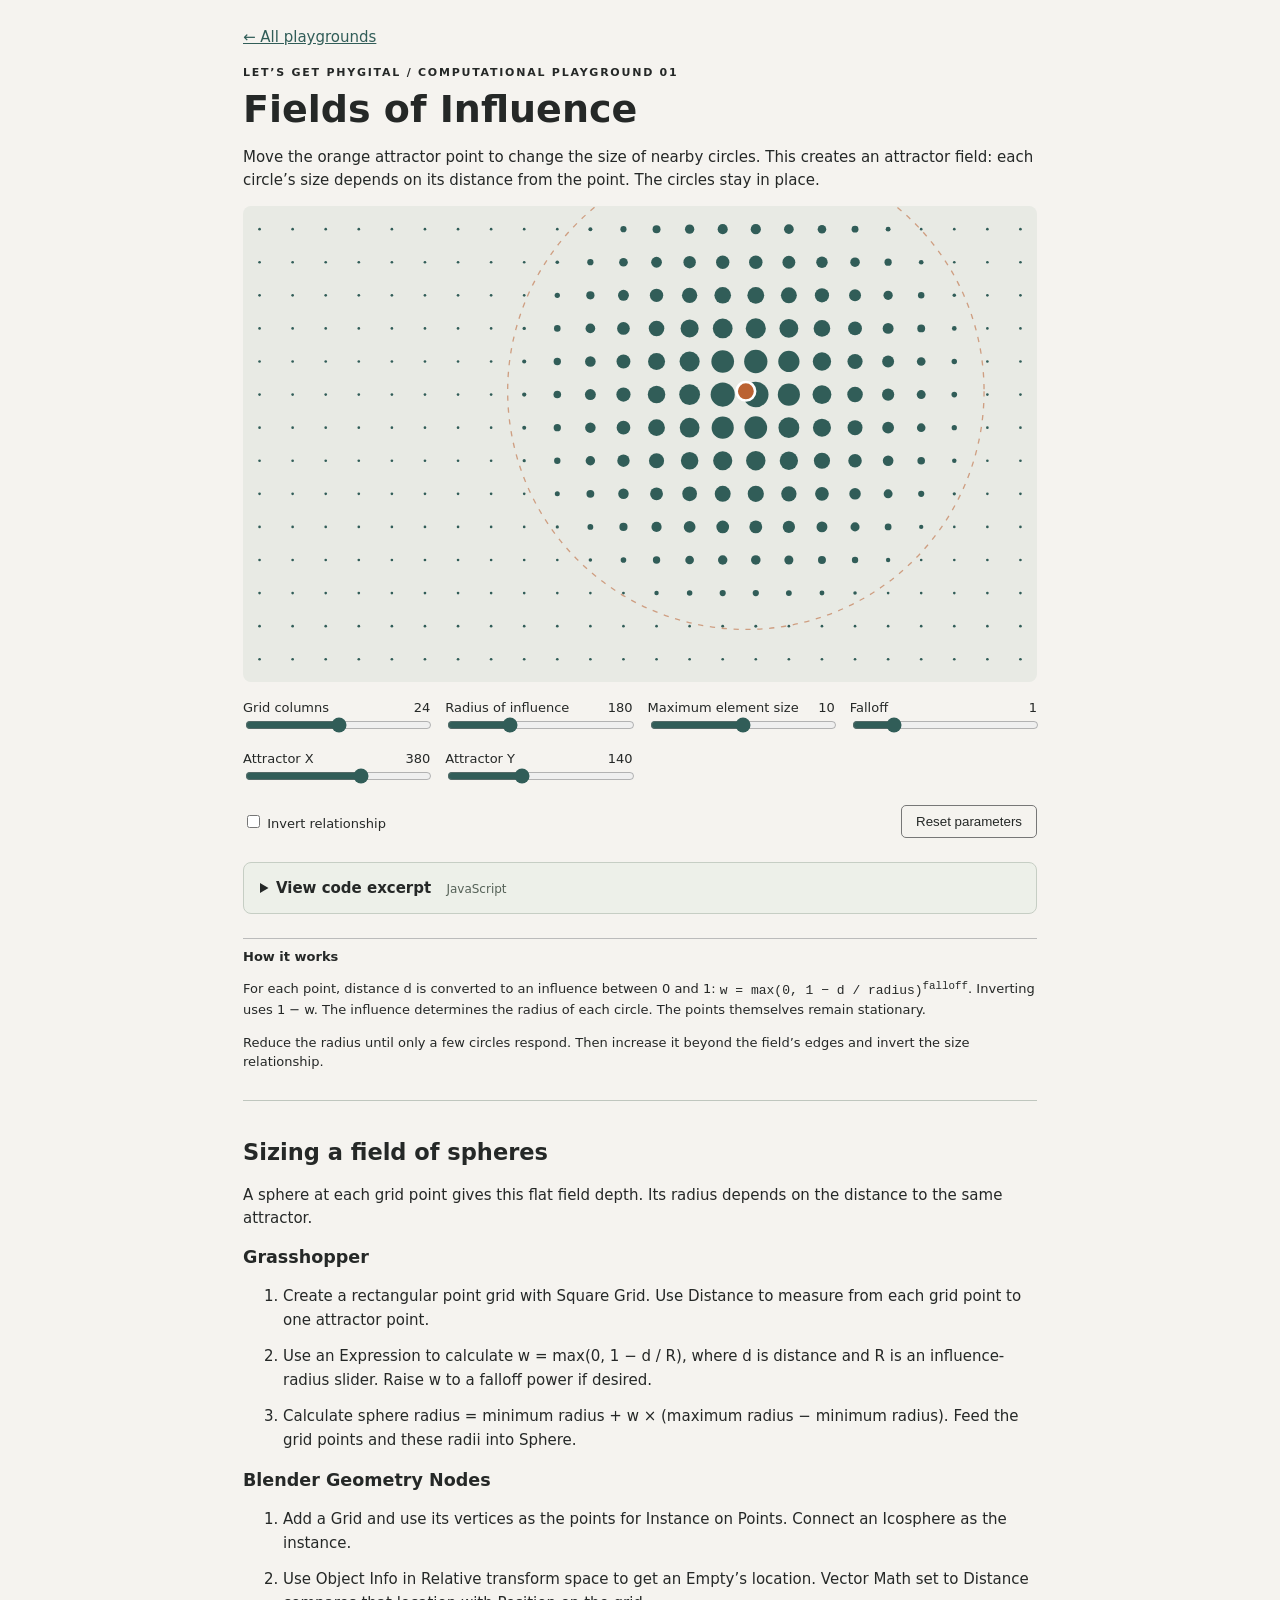
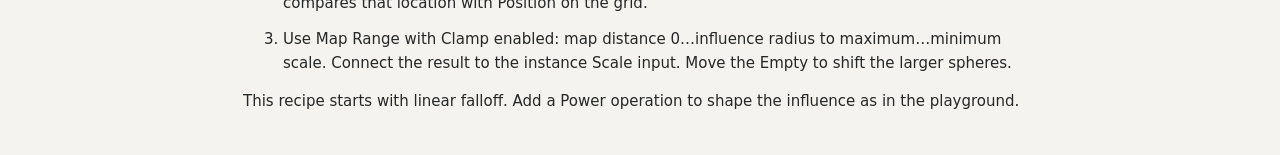
<file: index.html>
<!doctype html><html lang="en"><meta charset="utf-8"><meta name="viewport" content="width=device-width,initial-scale=1"><title>LGP — Fields of Influence</title><link rel="stylesheet" href="shared/code-panels.v1.css"><style>*{box-sizing:border-box}body{margin:0;background:#f5f3ef;color:#252827;font:15px system-ui,sans-serif}main{max-width:850px;margin:auto;padding:clamp(12px,3vw,28px)}header{font-size:11px;letter-spacing:.16em;font-weight:700}h1{font-size:clamp(24px,5vw,38px);margin:8px 0}p{line-height:1.5}svg{display:block;width:100%;background:#e8eae4;border-radius:8px;touch-action:none;cursor:crosshair}.controls{display:grid;grid-template-columns:repeat(auto-fit,minmax(150px,1fr));gap:15px;margin:18px 0}label{display:block;font-size:13px}output{float:right;font-variant-numeric:tabular-nums}input[type=range]{width:100%;accent-color:#315d58}button{border:1px solid #777;background:transparent;padding:8px 14px;border-radius:5px;cursor:pointer;color:inherit}footer{border-top:1px solid #bbb;padding-top:10px;font-size:13px}.actions{display:flex;align-items:center;justify-content:space-between;gap:12px}code{white-space:normal}</style><main><nav style="margin-bottom:20px"><a style="color:#315d58" href="collection.html">← All playgrounds</a></nav><header>LET’S GET PHYGITAL / COMPUTATIONAL PLAYGROUND 01</header><h1>Fields of Influence</h1><p>Move the orange attractor point to change the size of nearby circles. This creates an attractor field: each circle’s size depends on its distance from the point. The circles stay in place.</p><svg id="field" viewBox="0 0 600 360" aria-label="Interactive attractor field" role="img"></svg><div class="controls"><label>Grid columns <output id="densityOut"></output><input id="density" type="range" min="8" max="40" value="24"></label><label>Radius of influence <output id="radiusOut"></output><input id="radius" type="range" min="30" max="500" value="180"></label><label>Maximum element size <output id="sizeOut"></output><input id="size" type="range" min="2" max="18" value="10" step="0.5"></label><label>Falloff <output id="powerOut"></output><input id="power" type="range" min="0.25" max="4" step="0.25" value="1"></label><label>Attractor X <output id="xOut"></output><input id="x" type="range" min="0" max="600" value="380"></label><label>Attractor Y <output id="yOut"></output><input id="y" type="range" min="0" max="360" value="140"></label></div><div class="actions"><label><input id="invert" type="checkbox"> Invert relationship</label><button id="reset">Reset parameters</button></div><details class="code-panel"><summary>View code excerpt <span>JavaScript</span></summary><div class="code-panel-body"><h2>Distance, falloff, and circle size</h2><p class="code-note">Grid generation, controls, and SVG drawing are omitted.</p><button type="button" class="copy-code">Copy excerpt</button><span class="copy-status" role="status" aria-live="polite"></span><pre tabindex="0" aria-label="JavaScript excerpt"><code>const distance = Math.hypot(x - attractorX, y - attractorY);
const influence = Math.max(0, 1 - distance / radius);
let weight = Math.pow(influence, falloff);
if (invert) weight = 1 - weight;

const circleRadius = 1 + (maxSize - 1) * weight;</code></pre></div></details><footer><strong>How it works</strong><p>For each point, distance d is converted to an influence between 0 and 1: <code>w = max(0, 1 − d / radius)<sup>falloff</sup></code>. Inverting uses 1 − w. The influence determines the radius of each circle. The points themselves remain stationary.</p><p>Reduce the radius until only a few circles respond. Then increase it beyond the field’s edges and invert the size relationship.</p></footer><section aria-labelledby="build-title" style="border-top:1px solid #bfc6be;margin-top:28px;padding-top:20px"><h2 id="build-title">Sizing a field of spheres</h2><p>A sphere at each grid point gives this flat field depth. Its radius depends on the distance to the same attractor.</p><h3>Grasshopper</h3><ol><li style="margin-bottom:12px;line-height:1.6">Create a rectangular point grid with Square Grid. Use Distance to measure from each grid point to one attractor point.</li><li style="margin-bottom:12px;line-height:1.6">Use an Expression to calculate w = max(0, 1 − d / R), where d is distance and R is an influence-radius slider. Raise w to a falloff power if desired.</li><li style="margin-bottom:12px;line-height:1.6">Calculate sphere radius = minimum radius + w × (maximum radius − minimum radius). Feed the grid points and these radii into Sphere.</li></ol><h3>Blender Geometry Nodes</h3><ol><li style="margin-bottom:12px;line-height:1.6">Add a Grid and use its vertices as the points for Instance on Points. Connect an Icosphere as the instance.</li><li style="margin-bottom:12px;line-height:1.6">Use Object Info in Relative transform space to get an Empty’s location. Vector Math set to Distance compares that location with Position on the grid.</li><li style="margin-bottom:12px;line-height:1.6">Use Map Range with Clamp enabled: map distance 0…influence radius to maximum…minimum scale. Connect the result to the instance Scale input. Move the Empty to shift the larger spheres.</li></ol><p class="hint">This recipe starts with linear falloff. Add a Power operation to shape the influence as in the playground.</p></section></main><script src="shared/code-panels.v1.js"></script><script>const $=id=>document.getElementById(id),svg=$('field'),ns='http://www.w3.org/2000/svg',defaults={density:24,radius:180,size:10,power:1,x:380,y:140};function el(tag,attrs){let e=document.createElementNS(ns,tag);for(let k in attrs)e.setAttribute(k,attrs[k]);return e}function draw(){let v={};for(let k in defaults){v[k]=+$ (k).value;$(k+'Out').textContent=v[k]}let step=600/v.density,rows=Math.floor(360/step),frag=document.createDocumentFragment();for(let j=0;j<rows;j++)for(let i=0;i<v.density;i++){let x=(i+.5)*step,y=(j+.5)*step+(360-rows*step)/2,d=Math.hypot(x-v.x,y-v.y),w=Math.pow(Math.max(0,1-d/v.radius),v.power);if($('invert').checked)w=1-w;frag.append(el('circle',{cx:x,cy:y,r:1+(v.size-1)*w,fill:'#315d58'}))}frag.append(el('circle',{cx:v.x,cy:v.y,r:v.radius,fill:'none',stroke:'#bb6232','stroke-dasharray':'4 5',opacity:'.55','pointer-events':'none'}));frag.append(el('circle',{cx:v.x,cy:v.y,r:7,fill:'#bb6232',stroke:'#fff','stroke-width':2}));svg.replaceChildren(frag)}function move(e){let p=svg.createSVGPoint();p.x=e.clientX;p.y=e.clientY;p=p.matrixTransform(svg.getScreenCTM().inverse());$('x').value=Math.round(Math.max(0,Math.min(600,p.x)));$('y').value=Math.round(Math.max(0,Math.min(360,p.y)));draw()}svg.addEventListener('pointerdown',e=>{svg.setPointerCapture(e.pointerId);move(e)});svg.addEventListener('pointermove',e=>{if(svg.hasPointerCapture(e.pointerId))move(e)});document.querySelectorAll('input').forEach(e=>e.addEventListener('input',draw));$('reset').onclick=()=>{for(let k in defaults)$(k).value=defaults[k];$('invert').checked=false;draw()};draw()</script></html>
</file>
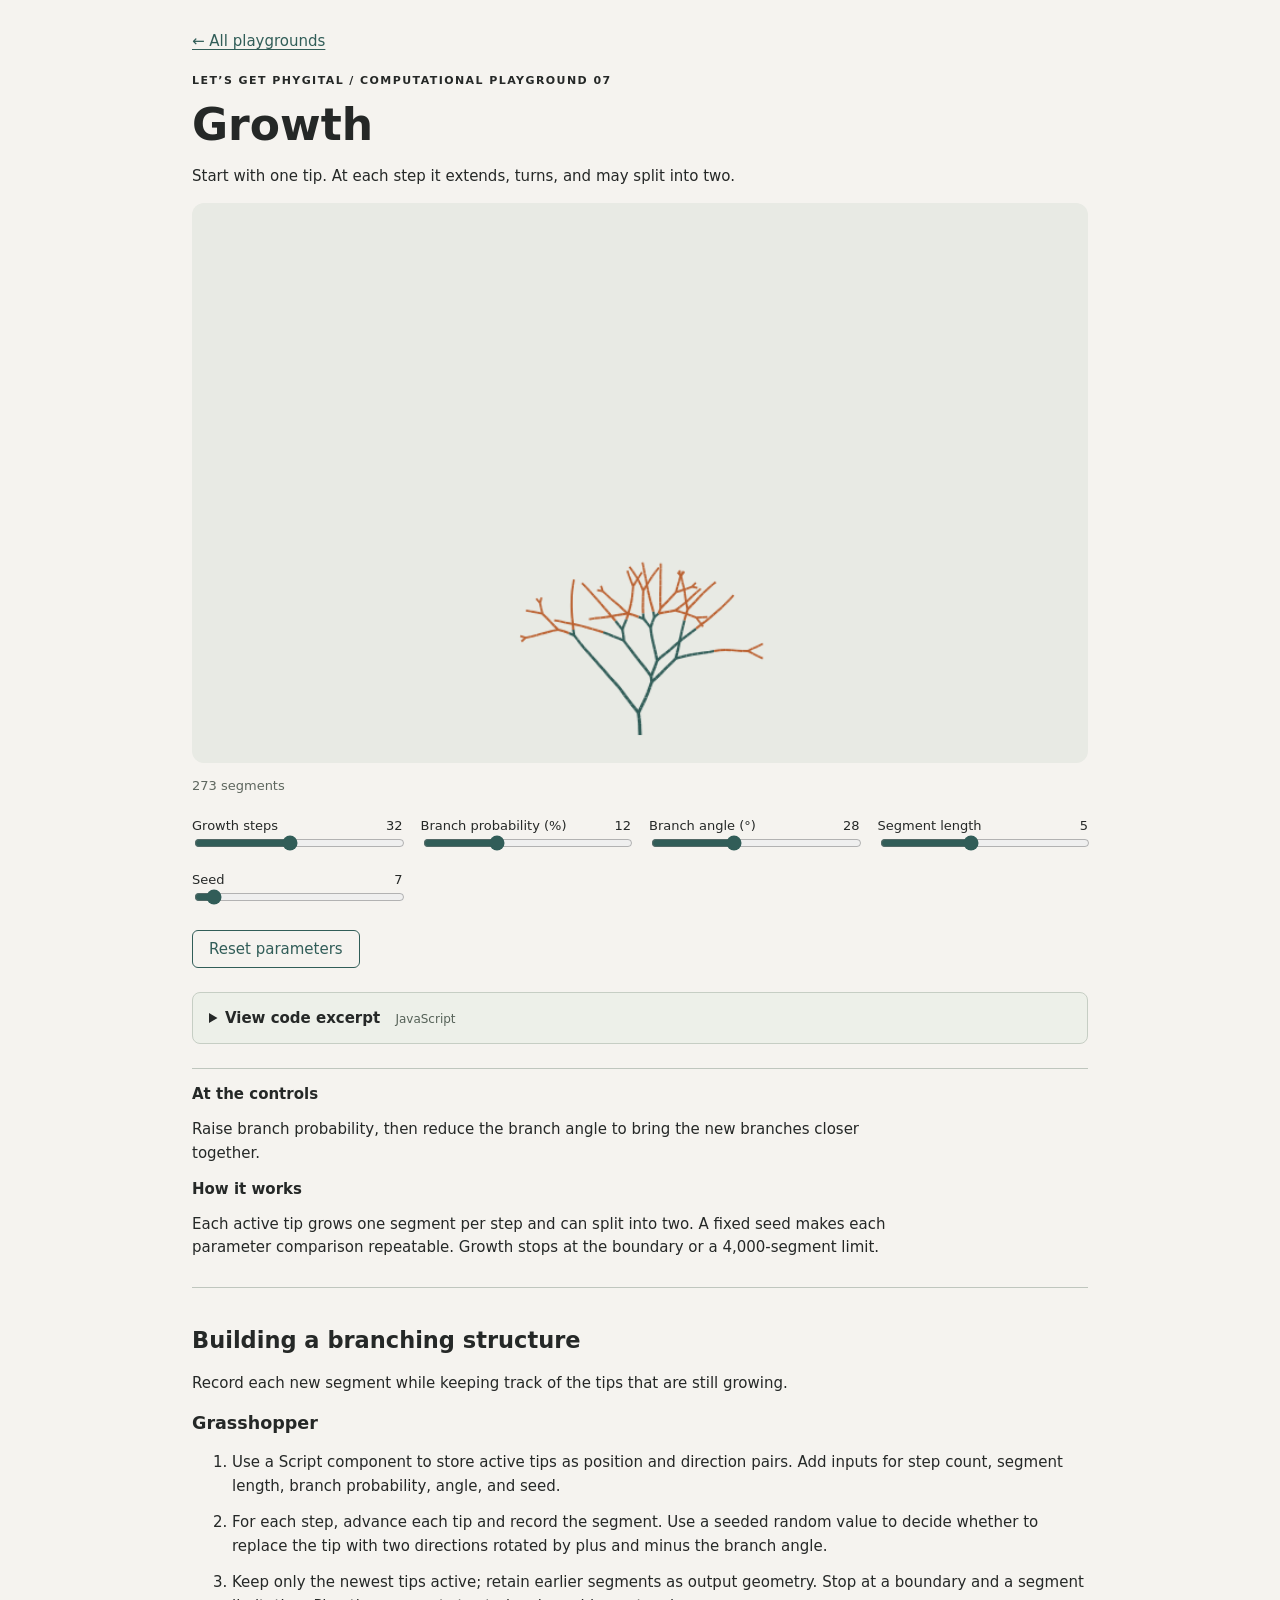
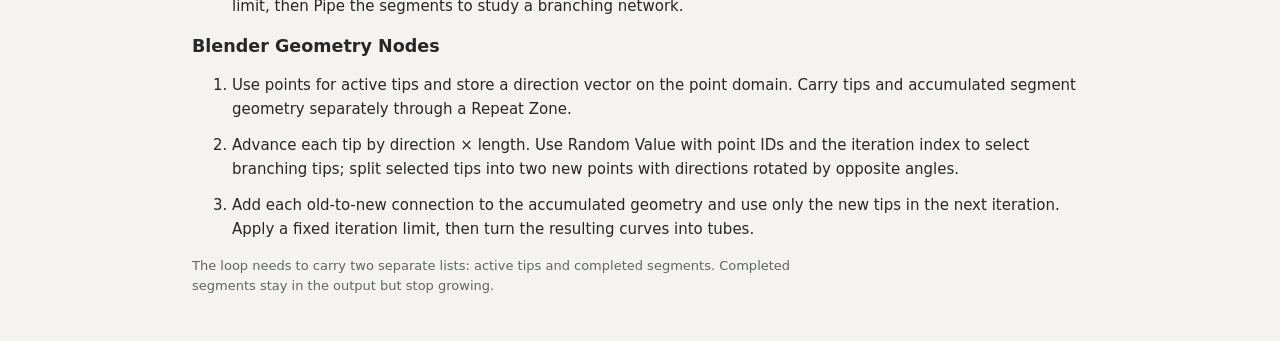
<file: accumulation.html>
<!doctype html><html lang="en"><head><meta charset="utf-8"><meta name="viewport" content="width=device-width,initial-scale=1"><title>LGP — Growth</title><link rel="stylesheet" href="shared/style.css"><link rel="stylesheet" href="shared/code-panels.v1.css"></head><body><main><nav><a href="collection.html">← All playgrounds</a></nav><header>LET’S GET PHYGITAL / COMPUTATIONAL PLAYGROUND 07</header><h1>Growth</h1><p>Start with one tip. At each step it extends, turns, and may split into two.</p><canvas width="800" height="500" aria-label="Growth visualization" role="img">Branching growth visualization.</canvas><p class="hint" id="status" aria-live="polite"></p><div class="controls" id="controls"></div><button id="reset">Reset parameters</button><details class="code-panel"><summary>View code excerpt <span>JavaScript</span></summary><div class="code-panel-body"><h2>Extending and splitting a growing tip</h2><p class="code-note">The tip and generation loops, seeded random generator, boundary checks, segment limit, and drawing are omitted. Segment storage is shown in place of the direct drawing call.</p><button type="button" class="copy-code">Copy excerpt</button><span class="copy-status" role="status" aria-live="polite"></span><pre tabindex="0" aria-label="JavaScript excerpt"><code>const angle = tip.angle + (random() - 0.5) * 0.16;
const x = tip.x + Math.cos(angle) * segmentLength;
const y = tip.y + Math.sin(angle) * segmentLength;
segments.push([[tip.x, tip.y], [x, y]]);

if (random() &lt; branchProbability / 100) {
  const turn = branchAngle * Math.PI / 180;
  nextTips.push({ x, y, angle: angle - turn });
  nextTips.push({ x, y, angle: angle + turn });
} else {
  nextTips.push({ x, y, angle });
}</code></pre></div></details><footer><strong>At the controls</strong><p>Raise branch probability, then reduce the branch angle to bring the new branches closer together.</p><strong>How it works</strong><p>Each active tip grows one segment per step and can split into two. A fixed seed makes each parameter comparison repeatable. Growth stops at the boundary or a 4,000-segment limit.</p></footer><section aria-labelledby="build-title" style="border-top:1px solid #bfc6be;margin-top:28px;padding-top:20px"><h2 id="build-title">Building a branching structure</h2><p>Record each new segment while keeping track of the tips that are still growing.</p><h3>Grasshopper</h3><ol><li style="margin-bottom:12px;line-height:1.6">Use a Script component to store active tips as position and direction pairs. Add inputs for step count, segment length, branch probability, angle, and seed.</li><li style="margin-bottom:12px;line-height:1.6">For each step, advance each tip and record the segment. Use a seeded random value to decide whether to replace the tip with two directions rotated by plus and minus the branch angle.</li><li style="margin-bottom:12px;line-height:1.6">Keep only the newest tips active; retain earlier segments as output geometry. Stop at a boundary and a segment limit, then Pipe the segments to study a branching network.</li></ol><h3>Blender Geometry Nodes</h3><ol><li style="margin-bottom:12px;line-height:1.6">Use points for active tips and store a direction vector on the point domain. Carry tips and accumulated segment geometry separately through a Repeat Zone.</li><li style="margin-bottom:12px;line-height:1.6">Advance each tip by direction × length. Use Random Value with point IDs and the iteration index to select branching tips; split selected tips into two new points with directions rotated by opposite angles.</li><li style="margin-bottom:12px;line-height:1.6">Add each old-to-new connection to the accumulated geometry and use only the new tips in the next iteration. Apply a fixed iteration limit, then turn the resulting curves into tubes.</li></ol><p class="hint">The loop needs to carry two separate lists: active tips and completed segments. Completed segments stay in the output but stop growing.</p></section><noscript>JavaScript must be enabled to use this playground.</noscript></main><script src="shared/code-panels.v1.js"></script><script id="config" type="application/json">{"kind": "accumulation", "controls": [["steps", "Growth steps", 5, 65, 32, 1], ["branch", "Branch probability (%)", 0, 35, 12, 1], ["angle", "Branch angle (\u00b0)", 5, 65, 28, 1], ["length", "Segment length", 2, 9, 5, 0.5], ["seed", "Seed", 1, 100, 7, 1]]}</script><script src="shared/playgrounds.js"></script></body></html>
</file>
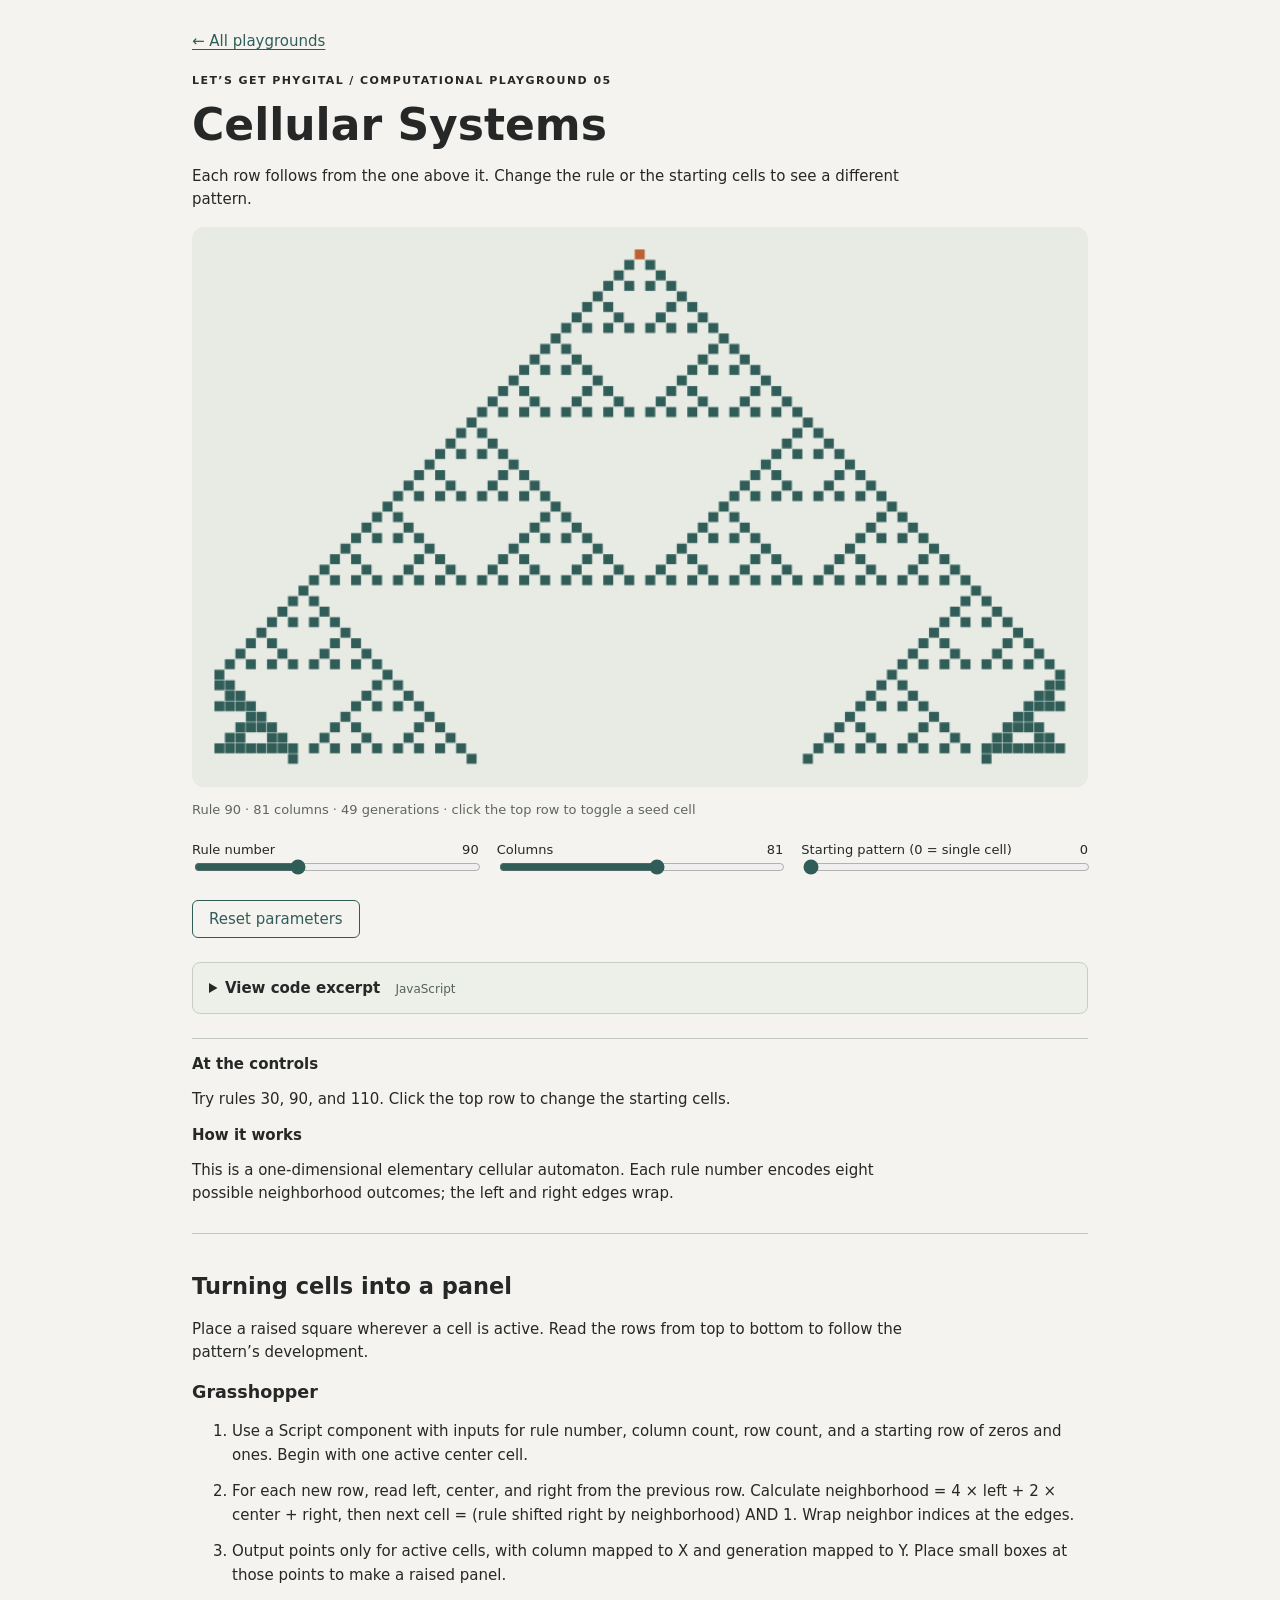
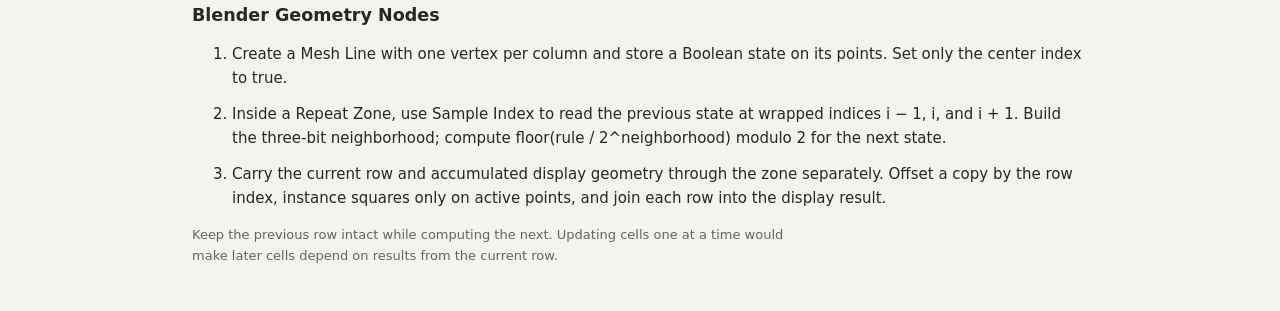
<file: cellular.html>
<!doctype html><html lang="en"><head><meta charset="utf-8"><meta name="viewport" content="width=device-width,initial-scale=1"><title>LGP — Cellular Systems</title><link rel="stylesheet" href="shared/style.css"><link rel="stylesheet" href="shared/code-panels.v1.css"></head><body><main><nav><a href="collection.html">← All playgrounds</a></nav><header>LET’S GET PHYGITAL / COMPUTATIONAL PLAYGROUND 05</header><h1>Cellular Systems</h1><p>Each row follows from the one above it. Change the rule or the starting cells to see a different pattern.</p><canvas width="800" height="500" aria-label="Cellular Systems visualization" role="img">Adjust the controls to explore cellular systems.</canvas><p class="hint" id="status" aria-live="polite"></p><div class="controls" id="controls"></div><button id="reset">Reset parameters</button><details class="code-panel"><summary>View code excerpt <span>JavaScript</span></summary><div class="code-panel-body"><h2>Computing the next row</h2><p class="code-note">Starting cells, generation loops, and drawing are omitted. The bit operations select one of the rule’s eight outcomes.</p><button type="button" class="copy-code">Copy excerpt</button><span class="copy-status" role="status" aria-live="polite"></span><pre tabindex="0" aria-label="JavaScript excerpt"><code>// Read all neighbors from the previous row, with wrapped edges.
const nextRow = cells.map((_, i) =&gt; {
  const left = cells[(i + columns - 1) % columns];
  const center = cells[i];
  const right = cells[(i + 1) % columns];
  const neighborhood = (left &lt;&lt; 2) | (center &lt;&lt; 1) | right;
  return (rule &gt;&gt; neighborhood) &amp; 1;
});
cells = nextRow;</code></pre></div></details><footer><strong>At the controls</strong><p>Try rules 30, 90, and 110. Click the top row to change the starting cells.</p><strong>How it works</strong><p>This is a one-dimensional elementary cellular automaton. Each rule number encodes eight possible neighborhood outcomes; the left and right edges wrap.</p></footer><section aria-labelledby="build-title" style="border-top:1px solid #bfc6be;margin-top:28px;padding-top:20px"><h2 id="build-title">Turning cells into a panel</h2><p>Place a raised square wherever a cell is active. Read the rows from top to bottom to follow the pattern’s development.</p><h3>Grasshopper</h3><ol><li style="margin-bottom:12px;line-height:1.6">Use a Script component with inputs for rule number, column count, row count, and a starting row of zeros and ones. Begin with one active center cell.</li><li style="margin-bottom:12px;line-height:1.6">For each new row, read left, center, and right from the previous row. Calculate neighborhood = 4 × left + 2 × center + right, then next cell = (rule shifted right by neighborhood) AND 1. Wrap neighbor indices at the edges.</li><li style="margin-bottom:12px;line-height:1.6">Output points only for active cells, with column mapped to X and generation mapped to Y. Place small boxes at those points to make a raised panel.</li></ol><h3>Blender Geometry Nodes</h3><ol><li style="margin-bottom:12px;line-height:1.6">Create a Mesh Line with one vertex per column and store a Boolean state on its points. Set only the center index to true.</li><li style="margin-bottom:12px;line-height:1.6">Inside a Repeat Zone, use Sample Index to read the previous state at wrapped indices i − 1, i, and i + 1. Build the three-bit neighborhood; compute floor(rule / 2^neighborhood) modulo 2 for the next state.</li><li style="margin-bottom:12px;line-height:1.6">Carry the current row and accumulated display geometry through the zone separately. Offset a copy by the row index, instance squares only on active points, and join each row into the display result.</li></ol><p class="hint">Keep the previous row intact while computing the next. Updating cells one at a time would make later cells depend on results from the current row.</p></section><noscript>JavaScript must be enabled to use this playground.</noscript></main><script src="shared/code-panels.v1.js"></script><script id="config" type="application/json">{"kind": "cellular", "controls": [["rule", "Rule number", 0, 255, 90, 1], ["density", "Columns", 31, 121, 81, 2], ["seed", "Starting pattern (0 = single cell)", 0, 20, 0, 1]]}</script><script src="shared/playgrounds.js"></script></body></html>
</file>
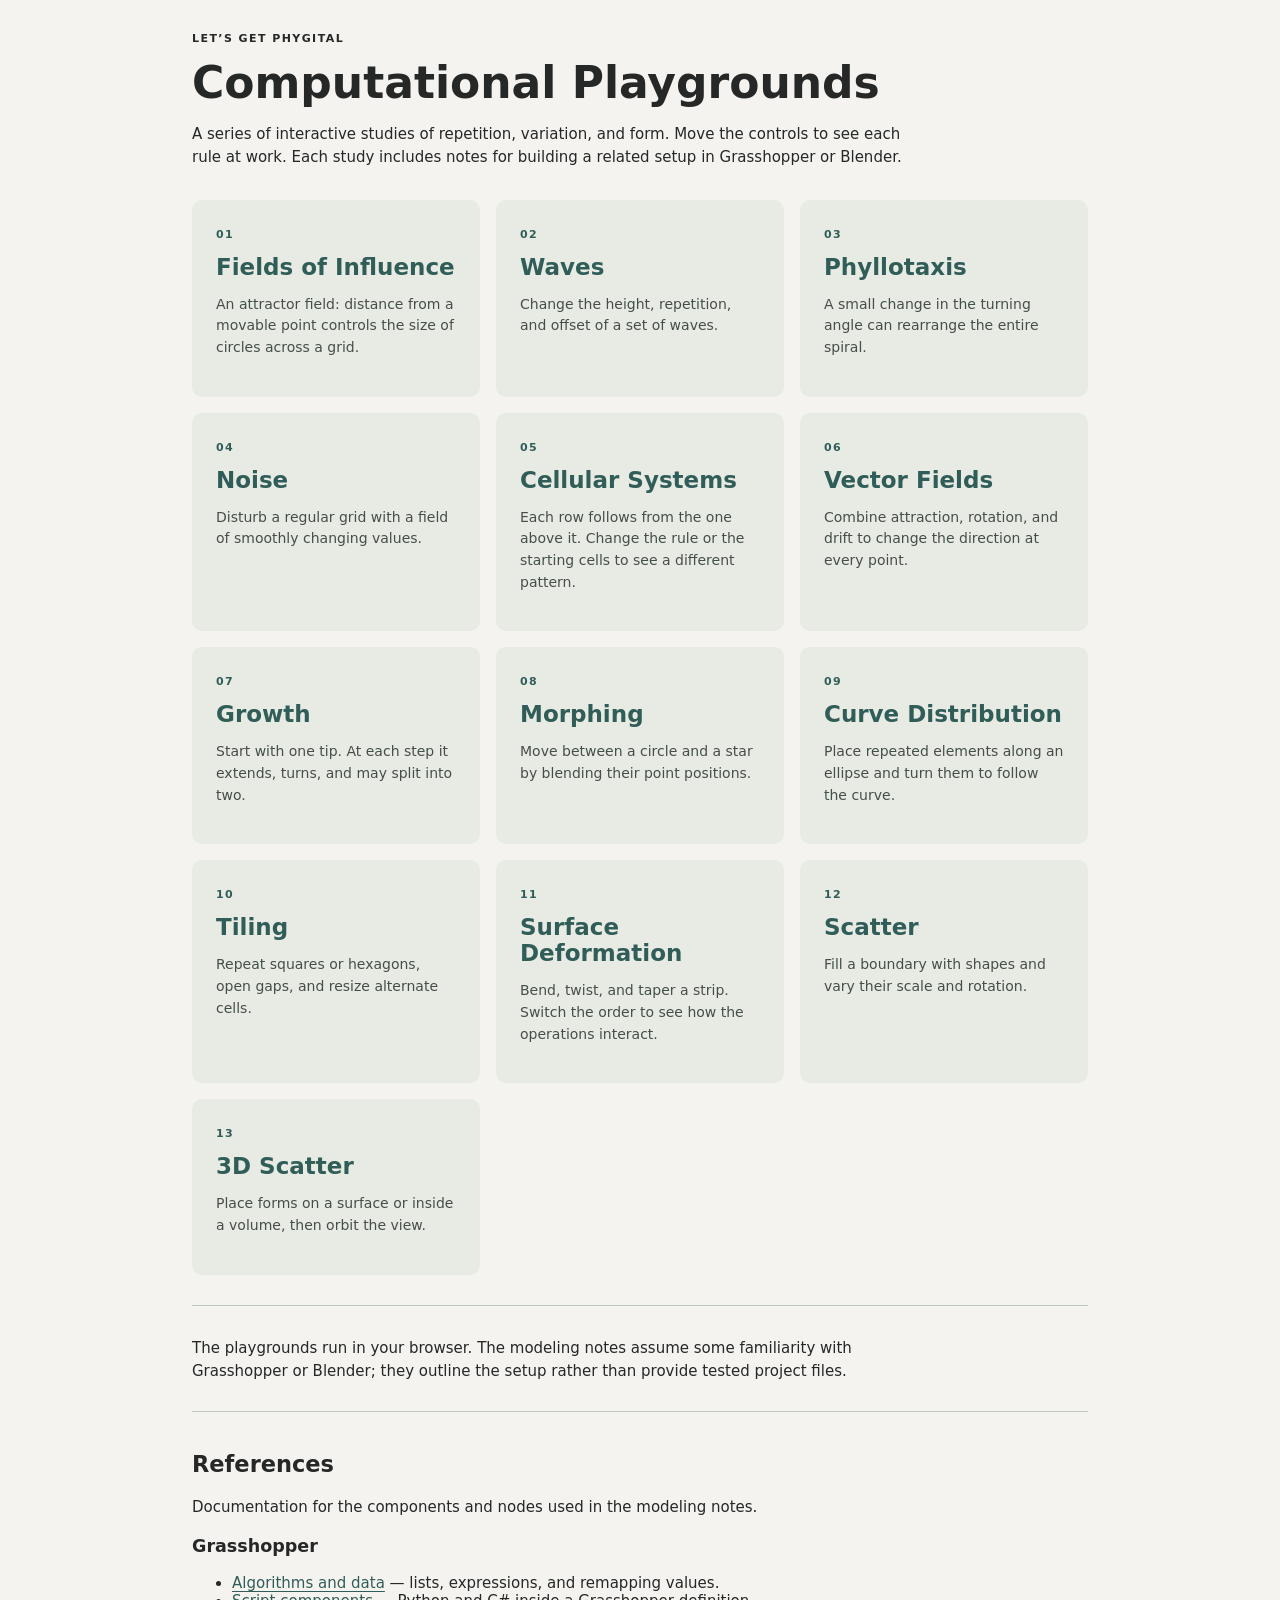
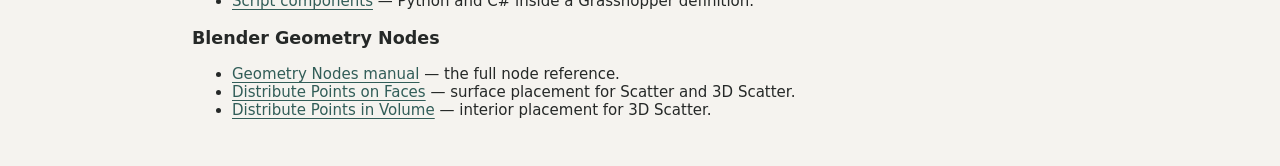
<file: collection.html>
<!doctype html><html lang="en"><head><meta charset="utf-8"><meta name="viewport" content="width=device-width,initial-scale=1"><title>LGP — Computational Playgrounds</title><link rel="stylesheet" href="shared/style.css"></head><body><main><header>LET’S GET PHYGITAL</header><h1>Computational Playgrounds</h1><p>A series of interactive studies of repetition, variation, and form. Move the controls to see each rule at work. Each study includes notes for building a related setup in Grasshopper or Blender.</p><div class="cards"><a class="card" href="index.html"><span class="eyebrow">01</span><h2>Fields of Influence</h2><p>An attractor field: distance from a movable point controls the size of circles across a grid.</p></a><a class="card" href="waves.html"><span class="eyebrow">02</span><h2>Waves</h2><p>Change the height, repetition, and offset of a set of waves.</p></a><a class="card" href="phyllotaxis.html"><span class="eyebrow">03</span><h2>Phyllotaxis</h2><p>A small change in the turning angle can rearrange the entire spiral.</p></a><a class="card" href="noise.html"><span class="eyebrow">04</span><h2>Noise</h2><p>Disturb a regular grid with a field of smoothly changing values.</p></a><a class="card" href="cellular.html"><span class="eyebrow">05</span><h2>Cellular Systems</h2><p>Each row follows from the one above it. Change the rule or the starting cells to see a different pattern.</p></a><a class="card" href="vectors.html"><span class="eyebrow">06</span><h2>Vector Fields</h2><p>Combine attraction, rotation, and drift to change the direction at every point.</p></a><a class="card" href="accumulation.html"><span class="eyebrow">07</span><h2>Growth</h2><p>Start with one tip. At each step it extends, turns, and may split into two.</p></a><a class="card" href="morphing.html"><span class="eyebrow">08</span><h2>Morphing</h2><p>Move between a circle and a star by blending their point positions.</p></a><a class="card" href="curve-distribution.html"><span class="eyebrow">09</span><h2>Curve Distribution</h2><p>Place repeated elements along an ellipse and turn them to follow the curve.</p></a><a class="card" href="tiling.html"><span class="eyebrow">10</span><h2>Tiling</h2><p>Repeat squares or hexagons, open gaps, and resize alternate cells.</p></a><a class="card" href="deformation.html"><span class="eyebrow">11</span><h2>Surface Deformation</h2><p>Bend, twist, and taper a strip. Switch the order to see how the operations interact.</p></a><a class="card" href="scatter.html"><span class="eyebrow">12</span><h2>Scatter</h2><p>Fill a boundary with shapes and vary their scale and rotation.</p></a><a class="card" href="scatter-3d.html"><span class="eyebrow">13</span><h2>3D Scatter</h2><p>Place forms on a surface or inside a volume, then orbit the view.</p></a></div><footer><p>The playgrounds run in your browser. The modeling notes assume some familiarity with Grasshopper or Blender; they outline the setup rather than provide tested project files.</p></footer><section id="references" aria-labelledby="references-title" style="border-top:1px solid #bfc6be;margin-top:28px;padding-top:20px"><h2 id="references-title">References</h2><p>Documentation for the components and nodes used in the modeling notes.</p><h3>Grasshopper</h3><ul><li><a href="https://developer.rhino3d.com/en/guides/grasshopper/gh-algorithms-and-data-structures/algorithms-data/">Algorithms and data</a> — lists, expressions, and remapping values.</li><li><a href="https://developer.rhino3d.com/guides/scripting/scripting-component/">Script components</a> — Python and C# inside a Grasshopper definition.</li></ul><h3>Blender Geometry Nodes</h3><ul><li><a href="https://docs.blender.org/manual/en/latest/modeling/geometry_nodes/">Geometry Nodes manual</a> — the full node reference.</li><li><a href="https://docs.blender.org/manual/en/latest/modeling/geometry_nodes/point/distribute_points_on_faces.html">Distribute Points on Faces</a> — surface placement for Scatter and 3D Scatter.</li><li><a href="https://docs.blender.org/manual/en/latest/modeling/geometry_nodes/point/distribute_points_in_volume.html">Distribute Points in Volume</a> — interior placement for 3D Scatter.</li></ul></section></main></body></html>
</file>
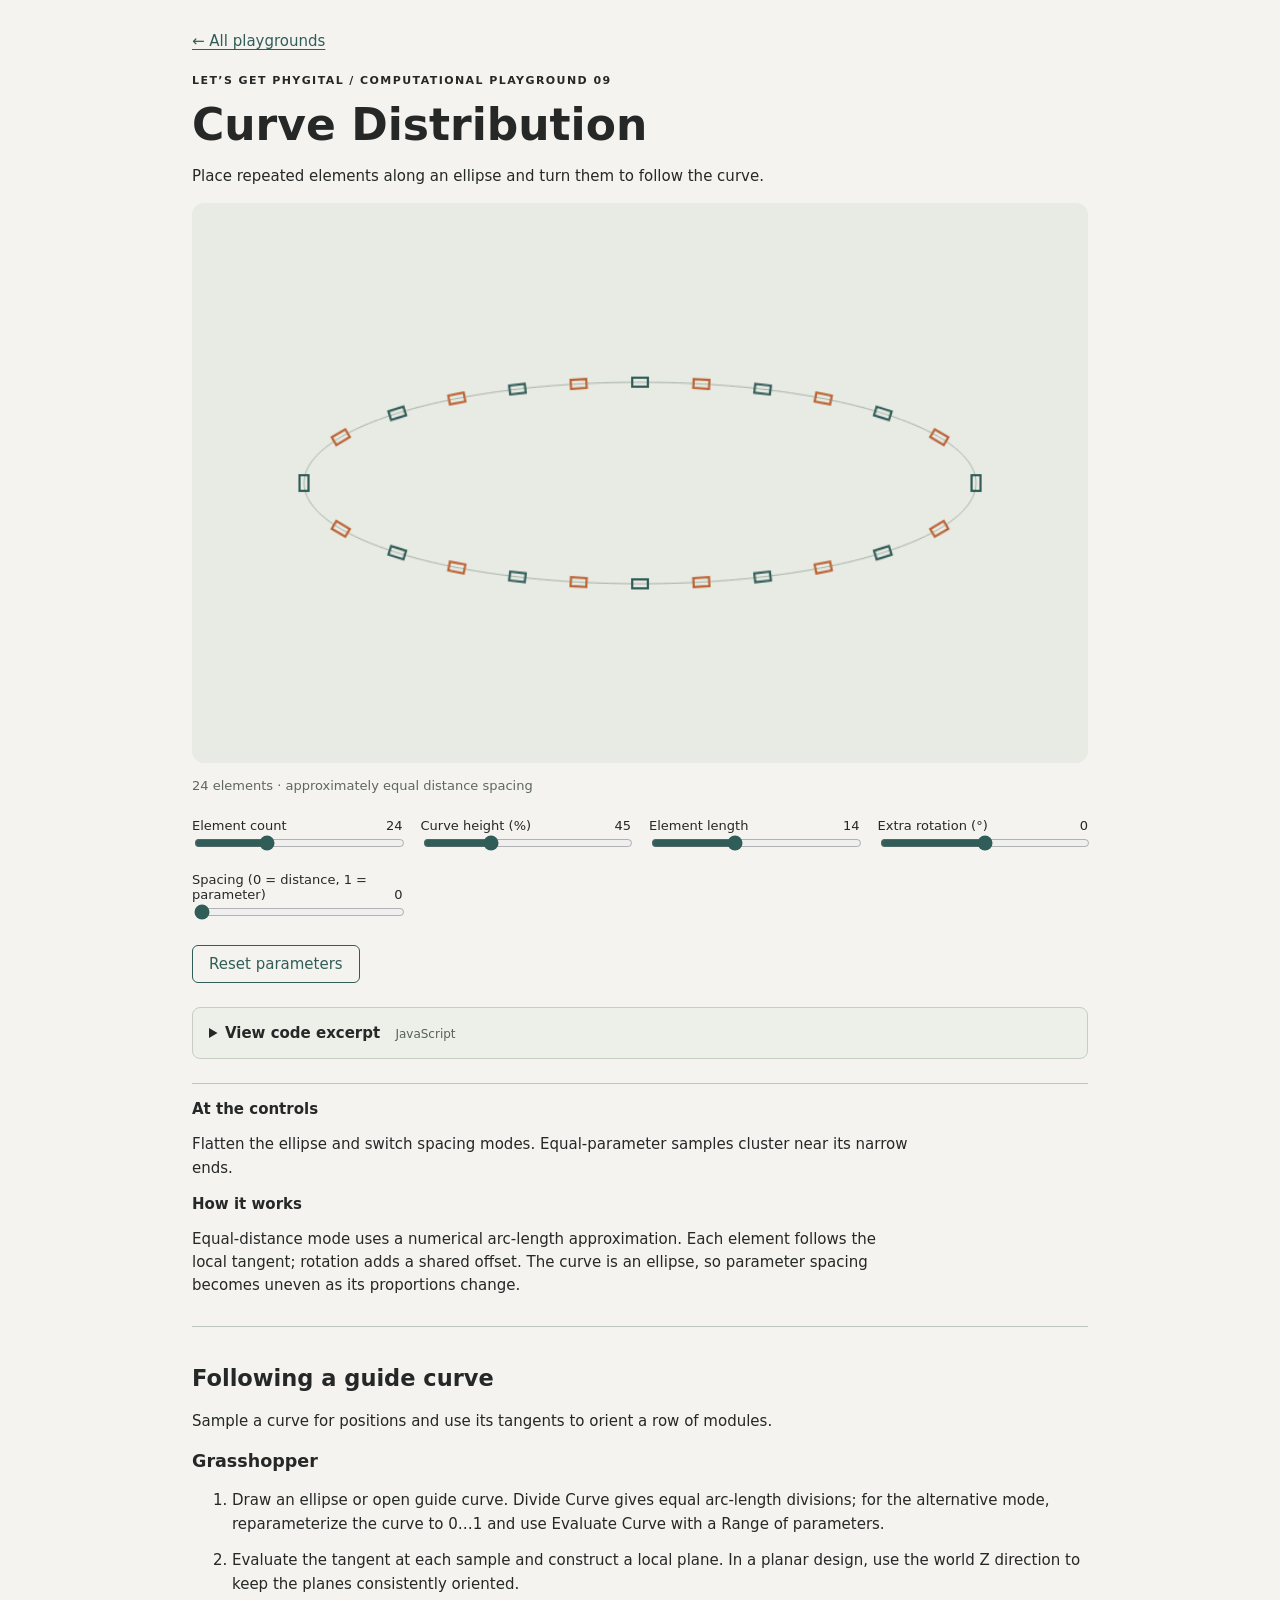
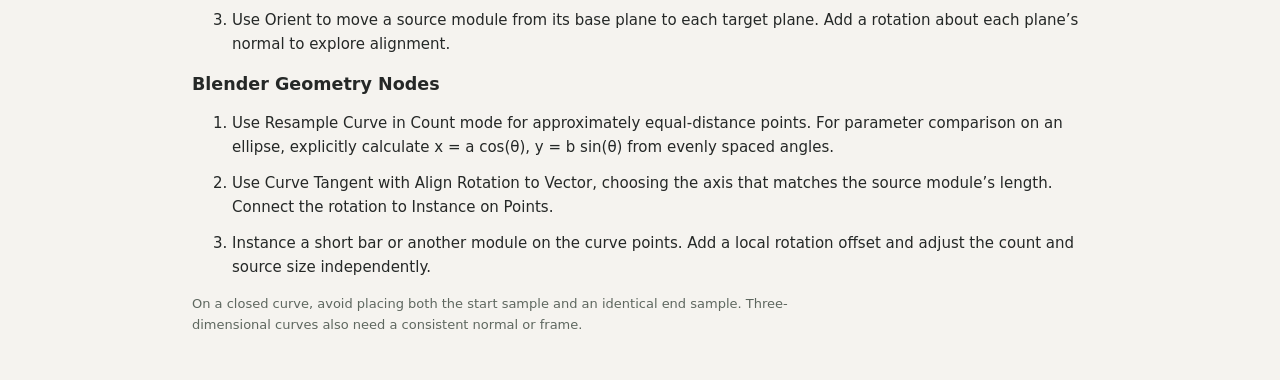
<file: curve-distribution.html>
<!doctype html><html lang="en"><head><meta charset="utf-8"><meta name="viewport" content="width=device-width,initial-scale=1"><title>LGP — Curve Distribution</title><link rel="stylesheet" href="shared/style.css"><link rel="stylesheet" href="shared/code-panels.v1.css"></head><body><main><nav><a href="collection.html">← All playgrounds</a></nav><header>LET’S GET PHYGITAL / COMPUTATIONAL PLAYGROUND 09</header><h1>Curve Distribution</h1><p>Place repeated elements along an ellipse and turn them to follow the curve.</p><canvas width="800" height="500" aria-label="Curve Distribution visualization" role="img">Adjust the controls to explore curve distribution.</canvas><p class="hint" id="status" aria-live="polite"></p><div class="controls" id="controls"></div><button id="reset">Reset parameters</button><details class="code-panel"><summary>View code excerpt <span>JavaScript</span></summary><div class="code-panel-body"><h2>Orienting an element on the ellipse</h2><p class="code-note">Sampling t, the equal-distance lookup, the element loop, and drawing are omitted. a and b are the ellipse’s half-width and half-height.</p><button type="button" class="copy-code">Copy excerpt</button><span class="copy-status" role="status" aria-live="polite"></span><pre tabindex="0" aria-label="JavaScript excerpt"><code>const x = centerX + a * Math.cos(t);
const y = centerY + b * Math.sin(t);
const tangentAngle = Math.atan2(b * Math.cos(t), -a * Math.sin(t));
const angle = tangentAngle + extraRotation * Math.PI / 180;

// Transform a corner [u, v] from the source element.
const corner = [
  x + u * Math.cos(angle) - v * Math.sin(angle),
  y + u * Math.sin(angle) + v * Math.cos(angle)
];</code></pre></div></details><footer><strong>At the controls</strong><p>Flatten the ellipse and switch spacing modes. Equal-parameter samples cluster near its narrow ends.</p><strong>How it works</strong><p>Equal-distance mode uses a numerical arc-length approximation. Each element follows the local tangent; rotation adds a shared offset. The curve is an ellipse, so parameter spacing becomes uneven as its proportions change.</p></footer><section aria-labelledby="build-title" style="border-top:1px solid #bfc6be;margin-top:28px;padding-top:20px"><h2 id="build-title">Following a guide curve</h2><p>Sample a curve for positions and use its tangents to orient a row of modules.</p><h3>Grasshopper</h3><ol><li style="margin-bottom:12px;line-height:1.6">Draw an ellipse or open guide curve. Divide Curve gives equal arc-length divisions; for the alternative mode, reparameterize the curve to 0…1 and use Evaluate Curve with a Range of parameters.</li><li style="margin-bottom:12px;line-height:1.6">Evaluate the tangent at each sample and construct a local plane. In a planar design, use the world Z direction to keep the planes consistently oriented.</li><li style="margin-bottom:12px;line-height:1.6">Use Orient to move a source module from its base plane to each target plane. Add a rotation about each plane’s normal to explore alignment.</li></ol><h3>Blender Geometry Nodes</h3><ol><li style="margin-bottom:12px;line-height:1.6">Use Resample Curve in Count mode for approximately equal-distance points. For parameter comparison on an ellipse, explicitly calculate x = a cos(θ), y = b sin(θ) from evenly spaced angles.</li><li style="margin-bottom:12px;line-height:1.6">Use Curve Tangent with Align Rotation to Vector, choosing the axis that matches the source module’s length. Connect the rotation to Instance on Points.</li><li style="margin-bottom:12px;line-height:1.6">Instance a short bar or another module on the curve points. Add a local rotation offset and adjust the count and source size independently.</li></ol><p class="hint">On a closed curve, avoid placing both the start sample and an identical end sample. Three-dimensional curves also need a consistent normal or frame.</p></section><noscript>JavaScript must be enabled to use this playground.</noscript></main><script src="shared/code-panels.v1.js"></script><script id="config" type="application/json">{"kind": "curve-distribution", "controls": [["count", "Element count", 6, 60, 24, 1], ["aspect", "Curve height (%)", 20, 100, 45, 1], ["size", "Element length", 5, 28, 14, 1], ["rotation", "Extra rotation (\u00b0)", -90, 90, 0, 1], ["spacing", "Spacing (0 = distance, 1 = parameter)", 0, 1, 0, 1]]}</script><script src="shared/playgrounds.js"></script></body></html>
</file>
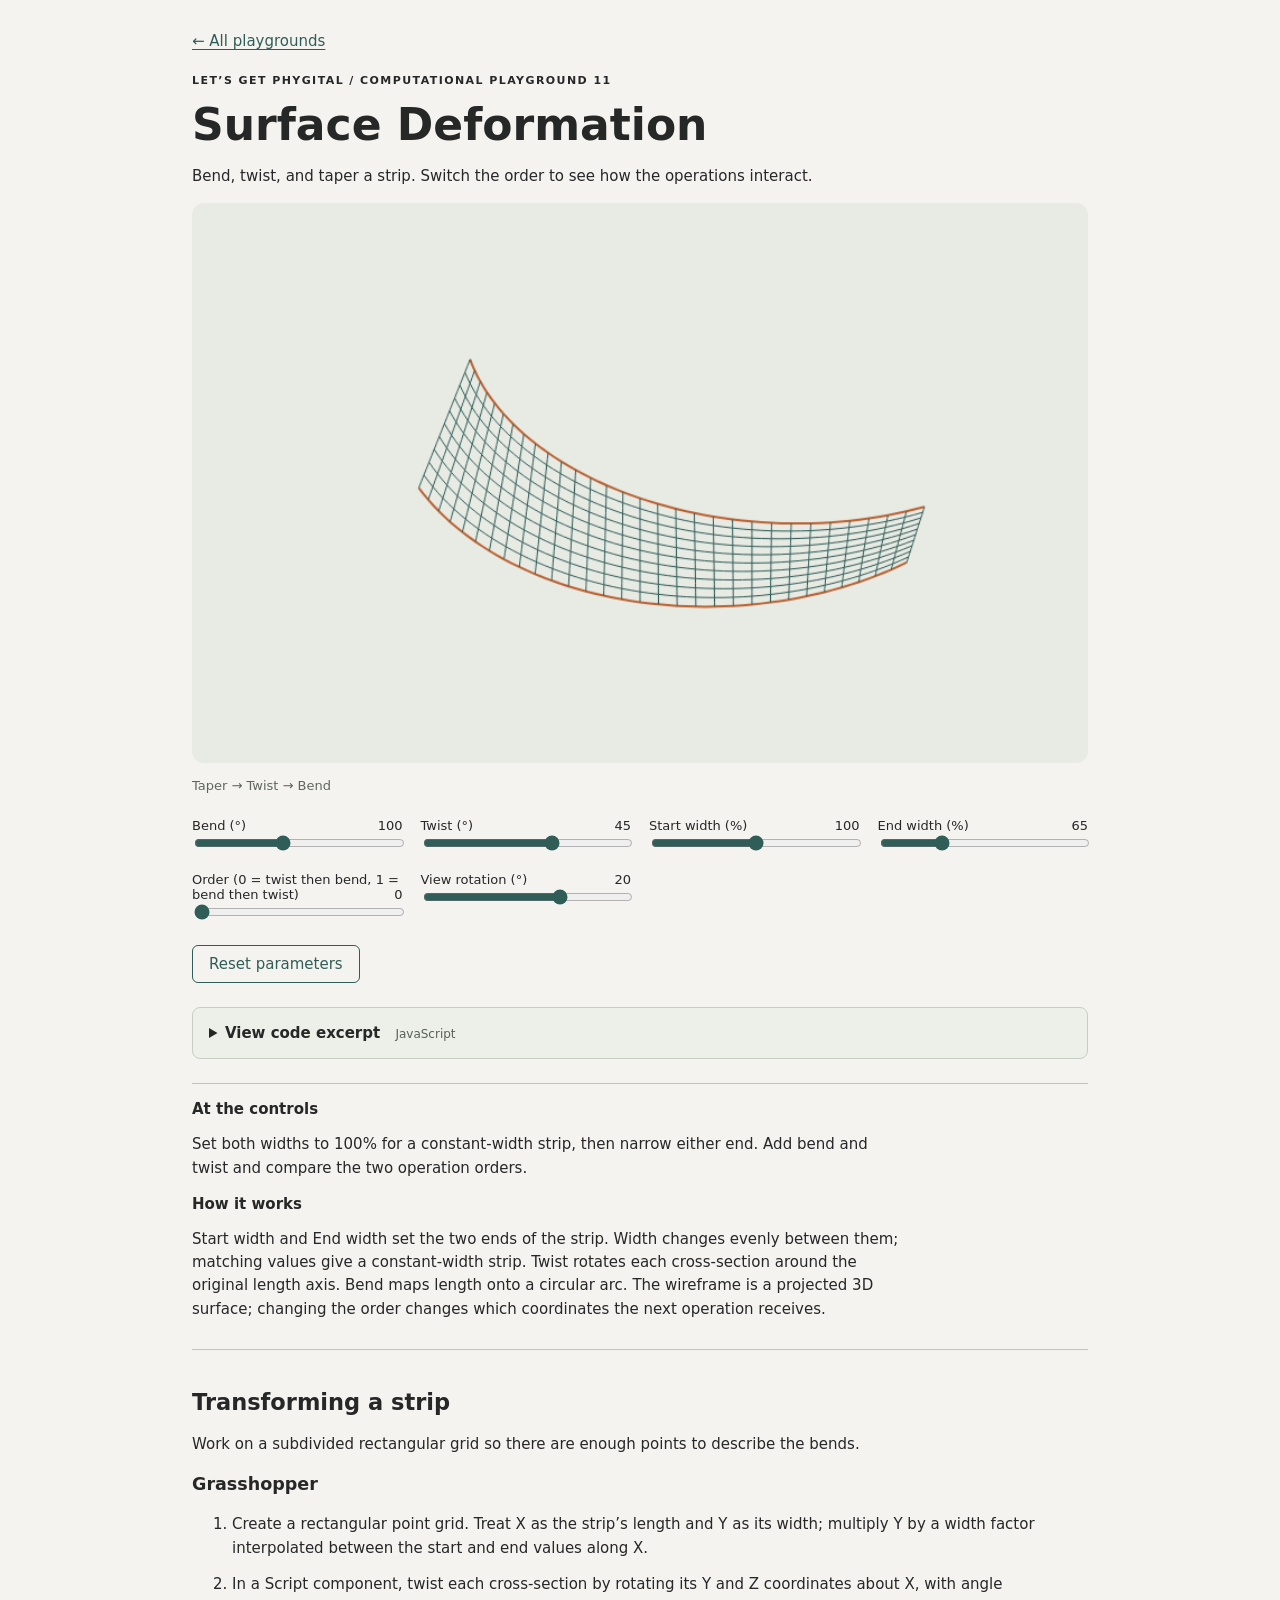
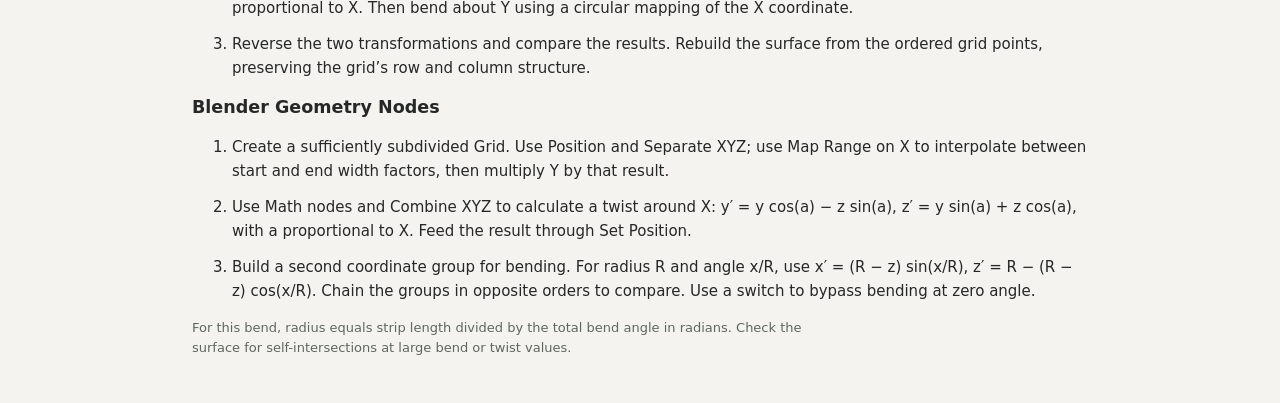
<file: deformation.html>
<!doctype html><html lang="en"><head><meta charset="utf-8"><meta name="viewport" content="width=device-width,initial-scale=1"><title>LGP — Surface Deformation</title><link rel="stylesheet" href="shared/style.css"><link rel="stylesheet" href="shared/code-panels.v1.css"></head><body><main><nav><a href="collection.html">← All playgrounds</a></nav><header>LET’S GET PHYGITAL / COMPUTATIONAL PLAYGROUND 11</header><h1>Surface Deformation</h1><p>Bend, twist, and taper a strip. Switch the order to see how the operations interact.</p><canvas width="800" height="500" aria-label="Surface Deformation visualization" role="img">Adjust the controls to explore surface deformation.</canvas><p class="hint" id="status" aria-live="polite"></p><div class="controls" id="controls"></div><button id="reset">Reset parameters</button><details class="code-panel"><summary>View code excerpt <span>JavaScript</span></summary><div class="code-panel-body"><h2>Setting the widths and bending a point</h2><p class="code-note">This shows taper followed by bend. Twist, operation-order switching, grid sampling, projection, and drawing are omitted.</p><button type="button" class="copy-code">Copy excerpt</button><span class="copy-status" role="status" aria-live="polite"></span><pre tabindex="0" aria-label="JavaScript excerpt"><code>// u runs from -1 at the start to +1 at the end.
const t = (u + 1) / 2;
const width = (startWidth + (endWidth - startWidth) * t) / 100;
let x = 300 * u;
let y = 75 * acrossStrip * width;
let z = 0;

// Bend angle is in radians; skip the bend when it is zero.
if (Math.abs(bendAngle) &gt;= 1e-8) {
  const radius = 600 / bendAngle;
  const angle = x / radius;
  x = (radius - z) * Math.sin(angle);
  z = radius - (radius - z) * Math.cos(angle);
}</code></pre></div></details><footer><strong>At the controls</strong><p>Set both widths to 100% for a constant-width strip, then narrow either end. Add bend and twist and compare the two operation orders.</p><strong>How it works</strong><p>Start width and End width set the two ends of the strip. Width changes evenly between them; matching values give a constant-width strip. Twist rotates each cross-section around the original length axis. Bend maps length onto a circular arc. The wireframe is a projected 3D surface; changing the order changes which coordinates the next operation receives.</p></footer><section aria-labelledby="build-title" style="border-top:1px solid #bfc6be;margin-top:28px;padding-top:20px"><h2 id="build-title">Transforming a strip</h2><p>Work on a subdivided rectangular grid so there are enough points to describe the bends.</p><h3>Grasshopper</h3><ol><li style="margin-bottom:12px;line-height:1.6">Create a rectangular point grid. Treat X as the strip’s length and Y as its width; multiply Y by a width factor interpolated between the start and end values along X.</li><li style="margin-bottom:12px;line-height:1.6">In a Script component, twist each cross-section by rotating its Y and Z coordinates about X, with angle proportional to X. Then bend about Y using a circular mapping of the X coordinate.</li><li style="margin-bottom:12px;line-height:1.6">Reverse the two transformations and compare the results. Rebuild the surface from the ordered grid points, preserving the grid’s row and column structure.</li></ol><h3>Blender Geometry Nodes</h3><ol><li style="margin-bottom:12px;line-height:1.6">Create a sufficiently subdivided Grid. Use Position and Separate XYZ; use Map Range on X to interpolate between start and end width factors, then multiply Y by that result.</li><li style="margin-bottom:12px;line-height:1.6">Use Math nodes and Combine XYZ to calculate a twist around X: y′ = y cos(a) − z sin(a), z′ = y sin(a) + z cos(a), with a proportional to X. Feed the result through Set Position.</li><li style="margin-bottom:12px;line-height:1.6">Build a second coordinate group for bending. For radius R and angle x/R, use x′ = (R − z) sin(x/R), z′ = R − (R − z) cos(x/R). Chain the groups in opposite orders to compare. Use a switch to bypass bending at zero angle.</li></ol><p class="hint">For this bend, radius equals strip length divided by the total bend angle in radians. Check the surface for self-intersections at large bend or twist values.</p></section><noscript>JavaScript must be enabled to use this playground.</noscript></main><script src="shared/code-panels.v1.js"></script><script id="config" type="application/json">{"kind": "deformation", "controls": [["bend", "Bend (\u00b0)", 0, 240, 100, 1], ["twist", "Twist (\u00b0)", -180, 180, 45, 1], ["startWidth", "Start width (%)", 20, 180, 100, 1], ["endWidth", "End width (%)", 20, 180, 65, 1], ["order", "Order (0 = twist then bend, 1 = bend then twist)", 0, 1, 0, 1], ["view", "View rotation (\u00b0)", -60, 60, 20, 1]]}</script><script src="shared/playgrounds.7104e3c14592.js"></script></body></html>
</file>
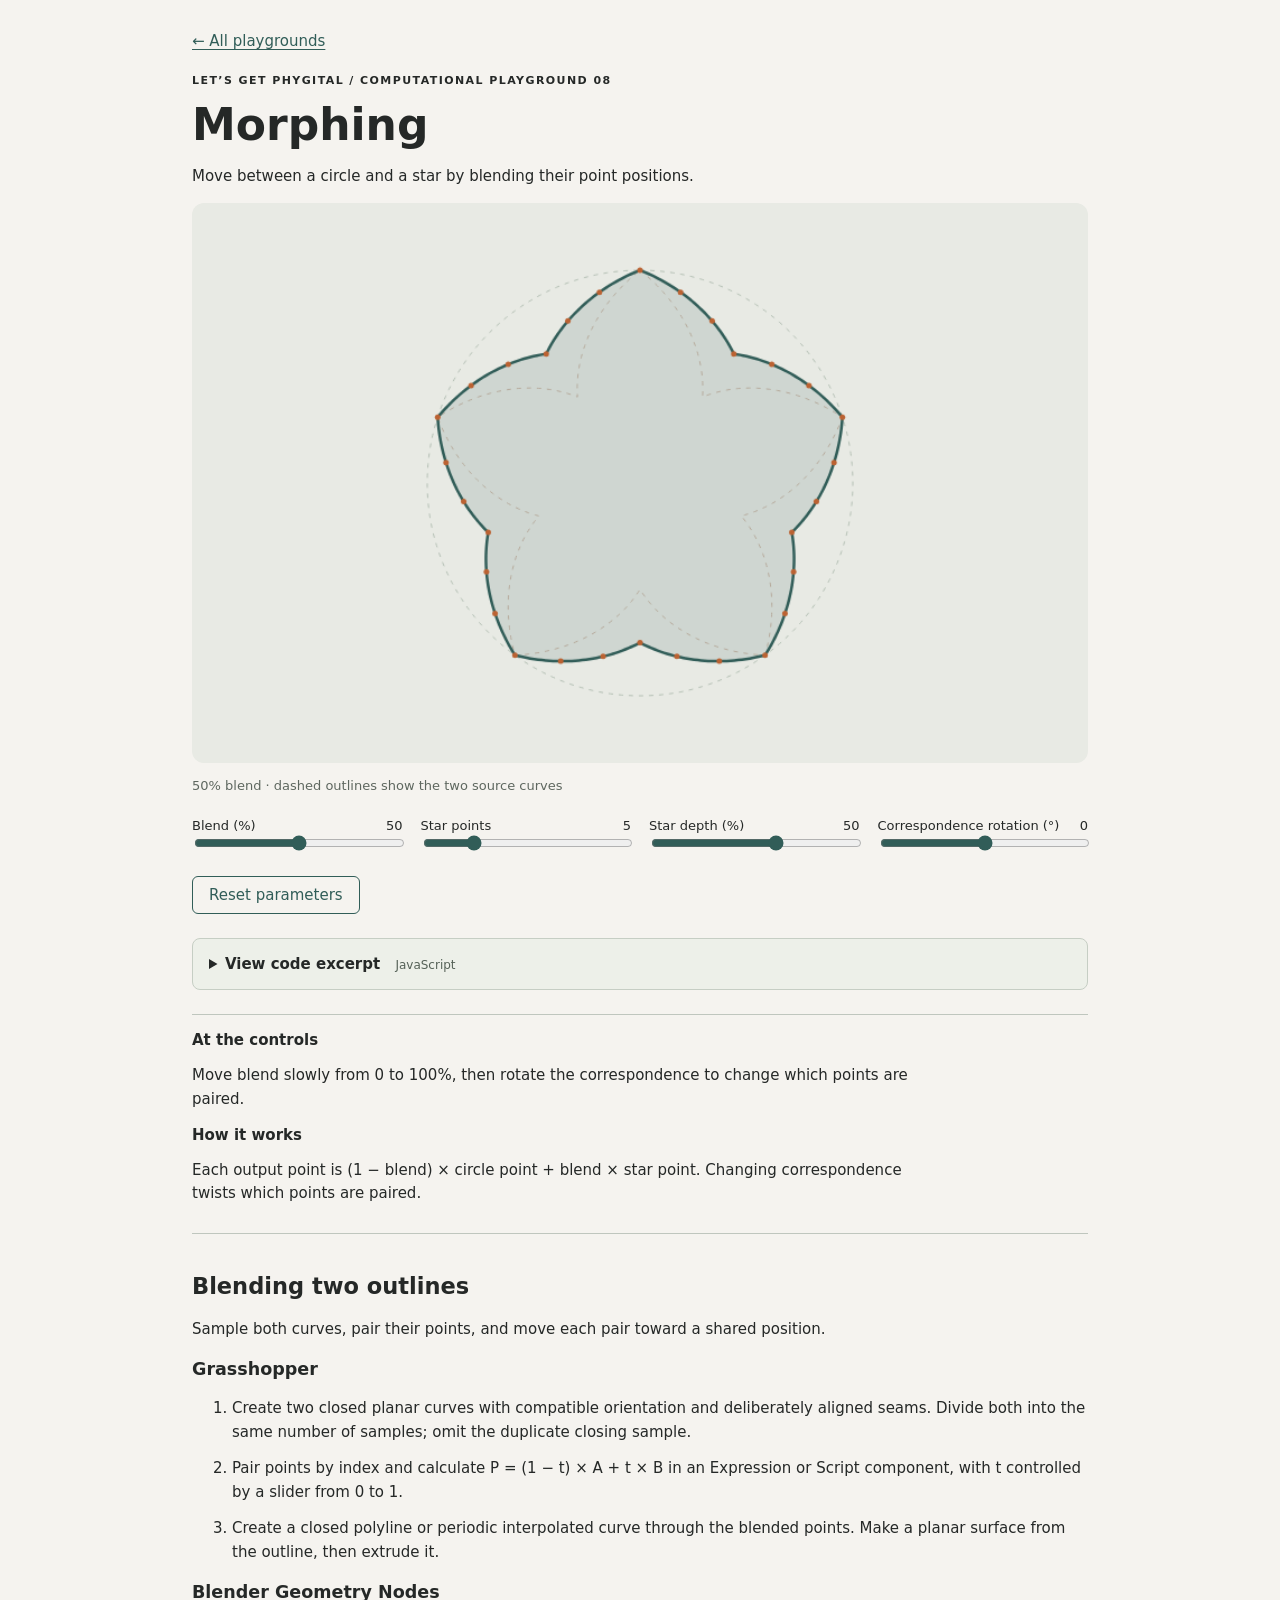
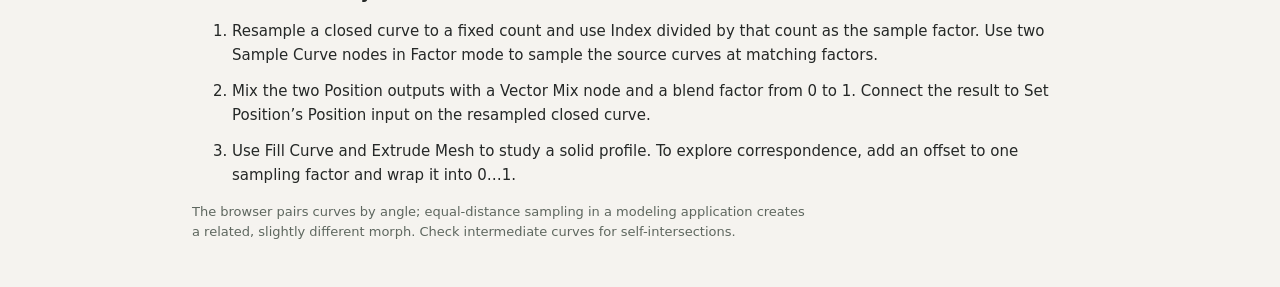
<file: morphing.html>
<!doctype html><html lang="en"><head><meta charset="utf-8"><meta name="viewport" content="width=device-width,initial-scale=1"><title>LGP — Morphing</title><link rel="stylesheet" href="shared/style.css"><link rel="stylesheet" href="shared/code-panels.v1.css"></head><body><main><nav><a href="collection.html">← All playgrounds</a></nav><header>LET’S GET PHYGITAL / COMPUTATIONAL PLAYGROUND 08</header><h1>Morphing</h1><p>Move between a circle and a star by blending their point positions.</p><canvas width="800" height="500" aria-label="Morphing visualization" role="img">Adjust the controls to explore morphing.</canvas><p class="hint" id="status" aria-live="polite"></p><div class="controls" id="controls"></div><button id="reset">Reset parameters</button><details class="code-panel"><summary>View code excerpt <span>JavaScript</span></summary><div class="code-panel-body"><h2>Blending corresponding points</h2><p class="code-note">Source-curve sampling, correspondence rotation, and drawing the closed outline are omitted.</p><button type="button" class="copy-code">Copy excerpt</button><span class="copy-status" role="status" aria-live="polite"></span><pre tabindex="0" aria-label="JavaScript excerpt"><code>const t = blendPercent / 100;
const point = [
  circlePoint[0] * (1 - t) + starPoint[0] * t,
  circlePoint[1] * (1 - t) + starPoint[1] * t
];
blendedPoints.push(point);</code></pre></div></details><footer><strong>At the controls</strong><p>Move blend slowly from 0 to 100%, then rotate the correspondence to change which points are paired.</p><strong>How it works</strong><p>Each output point is (1 − blend) × circle point + blend × star point. Changing correspondence twists which points are paired.</p></footer><section aria-labelledby="build-title" style="border-top:1px solid #bfc6be;margin-top:28px;padding-top:20px"><h2 id="build-title">Blending two outlines</h2><p>Sample both curves, pair their points, and move each pair toward a shared position.</p><h3>Grasshopper</h3><ol><li style="margin-bottom:12px;line-height:1.6">Create two closed planar curves with compatible orientation and deliberately aligned seams. Divide both into the same number of samples; omit the duplicate closing sample.</li><li style="margin-bottom:12px;line-height:1.6">Pair points by index and calculate P = (1 − t) × A + t × B in an Expression or Script component, with t controlled by a slider from 0 to 1.</li><li style="margin-bottom:12px;line-height:1.6">Create a closed polyline or periodic interpolated curve through the blended points. Make a planar surface from the outline, then extrude it.</li></ol><h3>Blender Geometry Nodes</h3><ol><li style="margin-bottom:12px;line-height:1.6">Resample a closed curve to a fixed count and use Index divided by that count as the sample factor. Use two Sample Curve nodes in Factor mode to sample the source curves at matching factors.</li><li style="margin-bottom:12px;line-height:1.6">Mix the two Position outputs with a Vector Mix node and a blend factor from 0 to 1. Connect the result to Set Position’s Position input on the resampled closed curve.</li><li style="margin-bottom:12px;line-height:1.6">Use Fill Curve and Extrude Mesh to study a solid profile. To explore correspondence, add an offset to one sampling factor and wrap it into 0…1.</li></ol><p class="hint">The browser pairs curves by angle; equal-distance sampling in a modeling application creates a related, slightly different morph. Check intermediate curves for self-intersections.</p></section><noscript>JavaScript must be enabled to use this playground.</noscript></main><script src="shared/code-panels.v1.js"></script><script id="config" type="application/json">{"kind": "morphing", "controls": [["blend", "Blend (%)", 0, 100, 50, 1], ["lobes", "Star points", 3, 12, 5, 1], ["depth", "Star depth (%)", 5, 80, 50, 1], ["twist", "Correspondence rotation (\u00b0)", -180, 180, 0, 1]]}</script><script src="shared/playgrounds.js"></script></body></html>
</file>
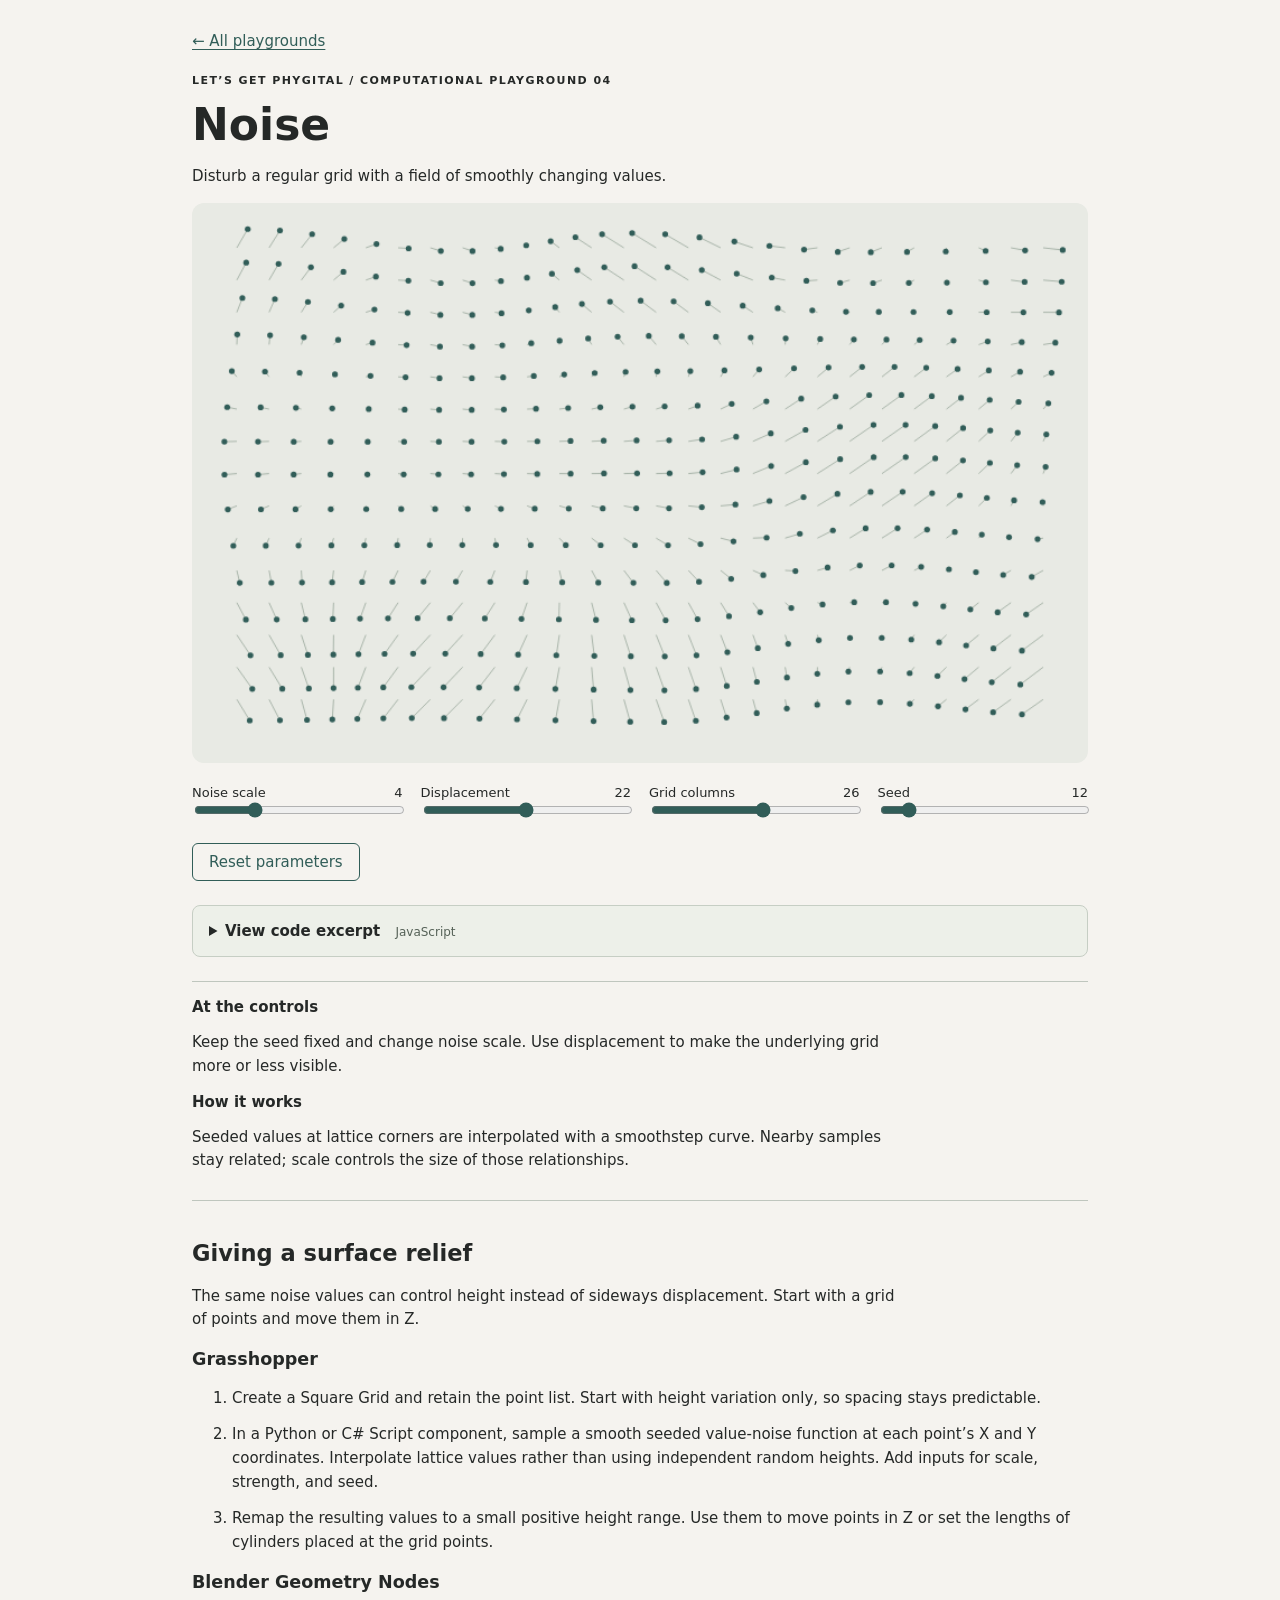
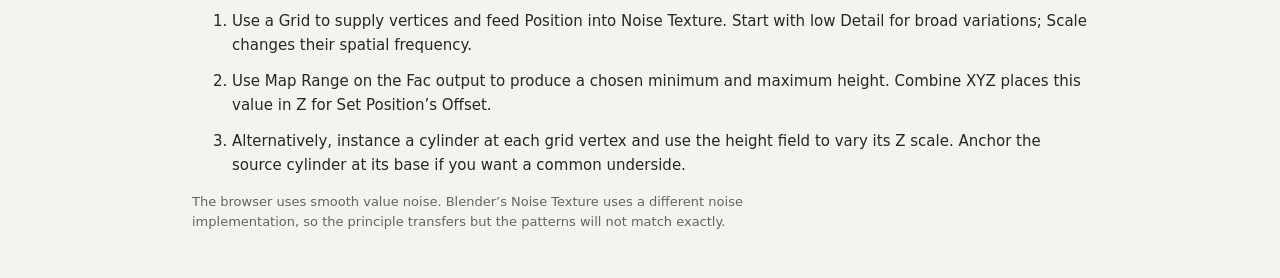
<file: noise.html>
<!doctype html><html lang="en"><head><meta charset="utf-8"><meta name="viewport" content="width=device-width,initial-scale=1"><title>LGP — Noise</title><link rel="stylesheet" href="shared/style.css"><link rel="stylesheet" href="shared/code-panels.v1.css"></head><body><main><nav><a href="collection.html">← All playgrounds</a></nav><header>LET’S GET PHYGITAL / COMPUTATIONAL PLAYGROUND 04</header><h1>Noise</h1><p>Disturb a regular grid with a field of smoothly changing values.</p><canvas width="800" height="500" aria-label="Noise visualization" role="img">Adjust the controls to explore noise.</canvas><p class="hint" id="status" aria-live="polite"></p><div class="controls" id="controls"></div><button id="reset">Reset parameters</button><details class="code-panel"><summary>View code excerpt <span>JavaScript</span></summary><div class="code-panel-body"><h2>Offsetting a grid point with smooth noise</h2><p class="code-note">The seeded smooth-noise function, grid loops, and drawing helper are omitted.</p><button type="button" class="copy-code">Copy excerpt</button><span class="copy-status" role="status" aria-live="polite"></span><pre tabindex="0" aria-label="JavaScript excerpt"><code>const sampleX = column / density * noiseScale;
const sampleY = row / density * noiseScale;
const dx = (noise(sampleX, sampleY, seed) - 0.5) * strength * 2;
const dy = (noise(sampleX + 21, sampleY + 31, seed) - 0.5)
  * strength * 2;

dot(x + dx, y + dy, 2.6);</code></pre></div></details><footer><strong>At the controls</strong><p>Keep the seed fixed and change noise scale. Use displacement to make the underlying grid more or less visible.</p><strong>How it works</strong><p>Seeded values at lattice corners are interpolated with a smoothstep curve. Nearby samples stay related; scale controls the size of those relationships.</p></footer><section aria-labelledby="build-title" style="border-top:1px solid #bfc6be;margin-top:28px;padding-top:20px"><h2 id="build-title">Giving a surface relief</h2><p>The same noise values can control height instead of sideways displacement. Start with a grid of points and move them in Z.</p><h3>Grasshopper</h3><ol><li style="margin-bottom:12px;line-height:1.6">Create a Square Grid and retain the point list. Start with height variation only, so spacing stays predictable.</li><li style="margin-bottom:12px;line-height:1.6">In a Python or C# Script component, sample a smooth seeded value-noise function at each point’s X and Y coordinates. Interpolate lattice values rather than using independent random heights. Add inputs for scale, strength, and seed.</li><li style="margin-bottom:12px;line-height:1.6">Remap the resulting values to a small positive height range. Use them to move points in Z or set the lengths of cylinders placed at the grid points.</li></ol><h3>Blender Geometry Nodes</h3><ol><li style="margin-bottom:12px;line-height:1.6">Use a Grid to supply vertices and feed Position into Noise Texture. Start with low Detail for broad variations; Scale changes their spatial frequency.</li><li style="margin-bottom:12px;line-height:1.6">Use Map Range on the Fac output to produce a chosen minimum and maximum height. Combine XYZ places this value in Z for Set Position’s Offset.</li><li style="margin-bottom:12px;line-height:1.6">Alternatively, instance a cylinder at each grid vertex and use the height field to vary its Z scale. Anchor the source cylinder at its base if you want a common underside.</li></ol><p class="hint">The browser uses smooth value noise. Blender’s Noise Texture uses a different noise implementation, so the principle transfers but the patterns will not match exactly.</p></section><noscript>JavaScript must be enabled to use this playground.</noscript></main><script src="shared/code-panels.v1.js"></script><script id="config" type="application/json">{"kind": "noise", "controls": [["scale", "Noise scale", 1, 12, 4, 0.1], ["strength", "Displacement", 0, 45, 22, 1], ["density", "Grid columns", 10, 40, 26, 1], ["seed", "Seed", 1, 100, 12, 1]]}</script><script src="shared/playgrounds.js"></script></body></html>
</file>
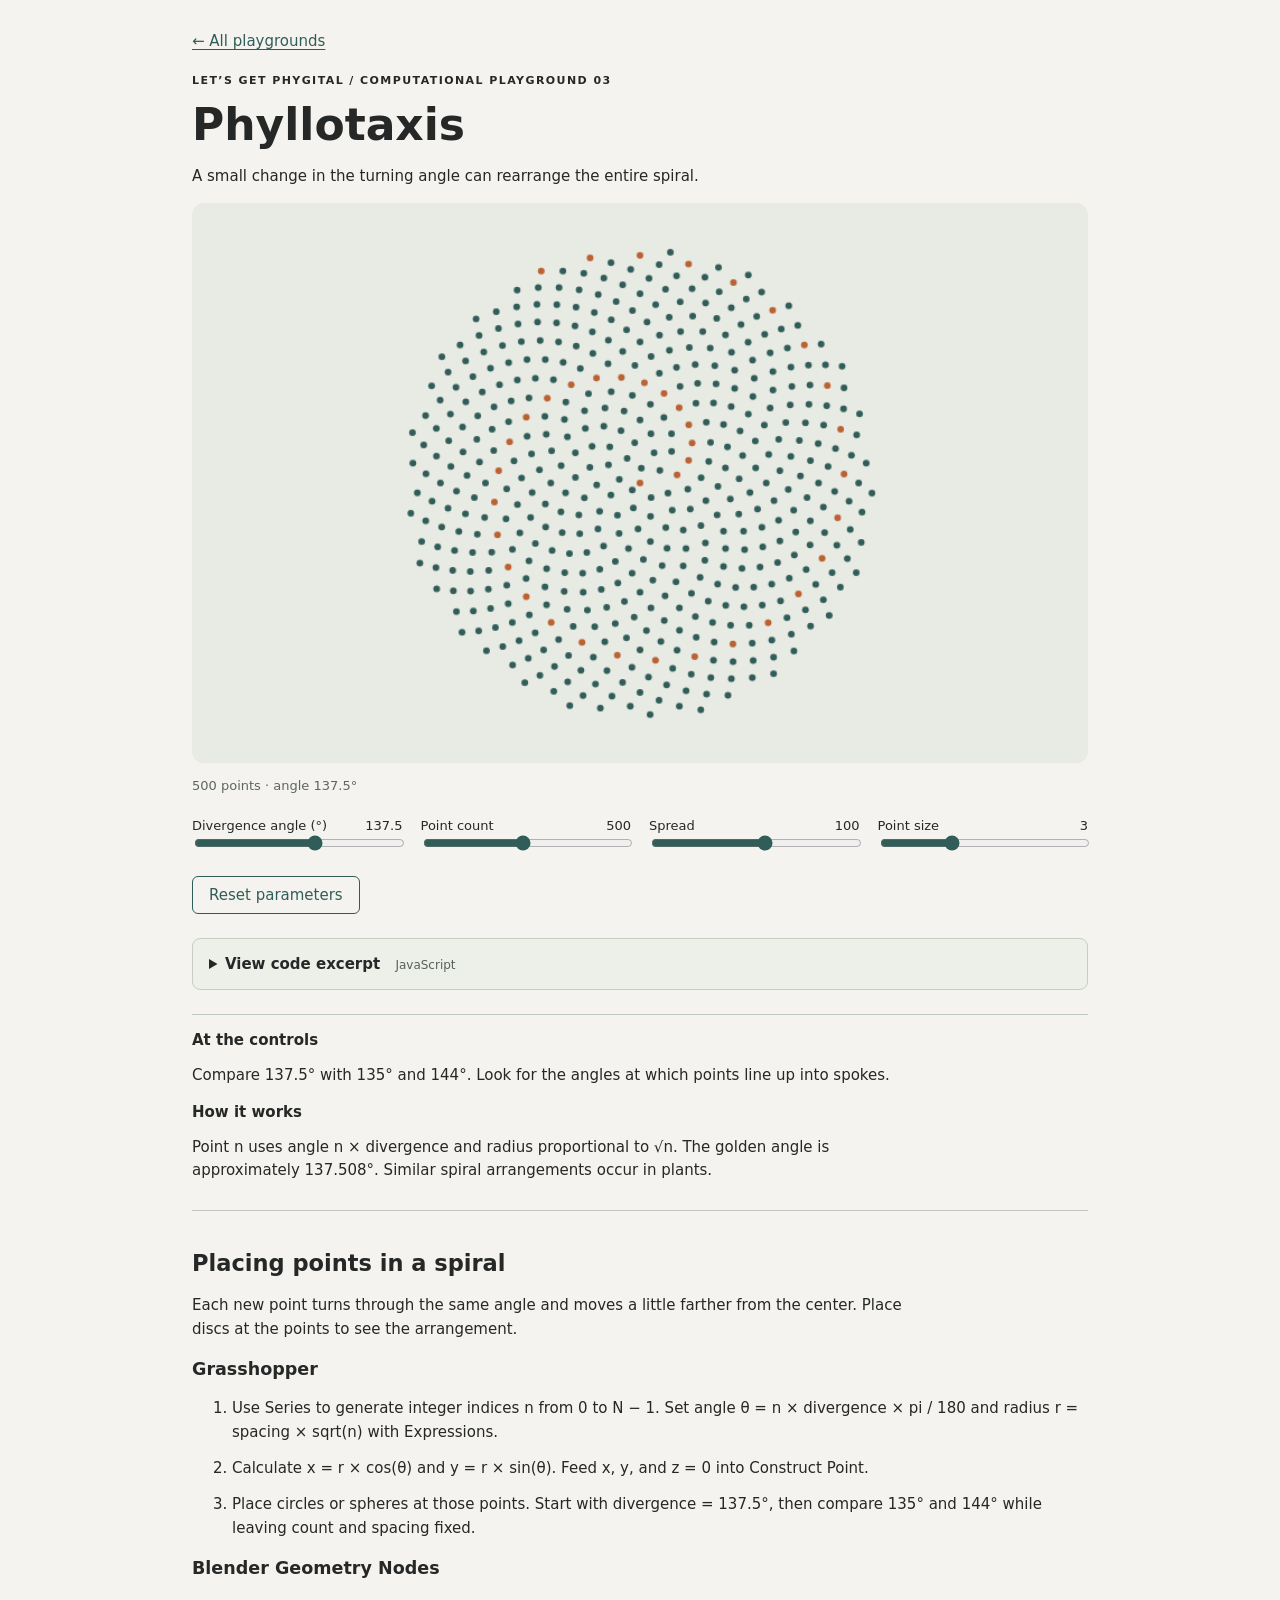
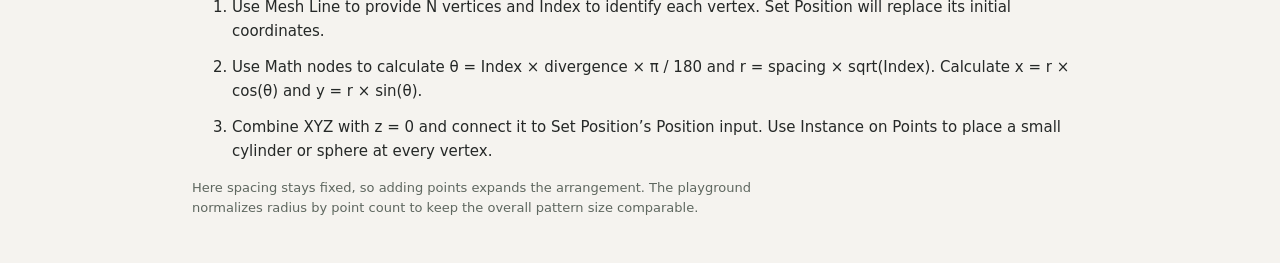
<file: phyllotaxis.html>
<!doctype html><html lang="en"><head><meta charset="utf-8"><meta name="viewport" content="width=device-width,initial-scale=1"><title>LGP — Phyllotaxis</title><link rel="stylesheet" href="shared/style.css"><link rel="stylesheet" href="shared/code-panels.v1.css"></head><body><main><nav><a href="collection.html">← All playgrounds</a></nav><header>LET’S GET PHYGITAL / COMPUTATIONAL PLAYGROUND 03</header><h1>Phyllotaxis</h1><p>A small change in the turning angle can rearrange the entire spiral.</p><canvas width="800" height="500" aria-label="Phyllotaxis visualization" role="img">Adjust the controls to explore phyllotaxis.</canvas><p class="hint" id="status" aria-live="polite"></p><div class="controls" id="controls"></div><button id="reset">Reset parameters</button><details class="code-panel"><summary>View code excerpt <span>JavaScript</span></summary><div class="code-panel-body"><h2>Positioning a point in the spiral</h2><p class="code-note">The point loop and dot drawing helper are omitted. Radius is normalized by point count, as in this playground.</p><button type="button" class="copy-code">Copy excerpt</button><span class="copy-status" role="status" aria-live="polite"></span><pre tabindex="0" aria-label="JavaScript excerpt"><code>// n is the point index; count is the total number of points.
const angle = n * divergenceDegrees * Math.PI / 180;
const radius = 210 * (spread / 100) * Math.sqrt(n / count);
const x = centerX + radius * Math.cos(angle);
const y = centerY + radius * Math.sin(angle);

dot(x, y, pointSize);</code></pre></div></details><footer><strong>At the controls</strong><p>Compare 137.5° with 135° and 144°. Look for the angles at which points line up into spokes.</p><strong>How it works</strong><p>Point n uses angle n × divergence and radius proportional to √n. The golden angle is approximately 137.508°. Similar spiral arrangements occur in plants.</p></footer><section aria-labelledby="build-title" style="border-top:1px solid #bfc6be;margin-top:28px;padding-top:20px"><h2 id="build-title">Placing points in a spiral</h2><p>Each new point turns through the same angle and moves a little farther from the center. Place discs at the points to see the arrangement.</p><h3>Grasshopper</h3><ol><li style="margin-bottom:12px;line-height:1.6">Use Series to generate integer indices n from 0 to N − 1. Set angle θ = n × divergence × pi / 180 and radius r = spacing × sqrt(n) with Expressions.</li><li style="margin-bottom:12px;line-height:1.6">Calculate x = r × cos(θ) and y = r × sin(θ). Feed x, y, and z = 0 into Construct Point.</li><li style="margin-bottom:12px;line-height:1.6">Place circles or spheres at those points. Start with divergence = 137.5°, then compare 135° and 144° while leaving count and spacing fixed.</li></ol><h3>Blender Geometry Nodes</h3><ol><li style="margin-bottom:12px;line-height:1.6">Use Mesh Line to provide N vertices and Index to identify each vertex. Set Position will replace its initial coordinates.</li><li style="margin-bottom:12px;line-height:1.6">Use Math nodes to calculate θ = Index × divergence × π / 180 and r = spacing × sqrt(Index). Calculate x = r × cos(θ) and y = r × sin(θ).</li><li style="margin-bottom:12px;line-height:1.6">Combine XYZ with z = 0 and connect it to Set Position’s Position input. Use Instance on Points to place a small cylinder or sphere at every vertex.</li></ol><p class="hint">Here spacing stays fixed, so adding points expands the arrangement. The playground normalizes radius by point count to keep the overall pattern size comparable.</p></section><noscript>JavaScript must be enabled to use this playground.</noscript></main><script src="shared/code-panels.v1.js"></script><script id="config" type="application/json">{"kind": "phyllotaxis", "controls": [["angle", "Divergence angle (\u00b0)", 120, 150, 137.5, 0.01], ["count", "Point count", 50, 1000, 500, 10], ["spread", "Spread", 40, 150, 100, 1], ["size", "Point size", 1, 7, 3, 0.5]]}</script><script src="shared/playgrounds.js"></script></body></html>
</file>
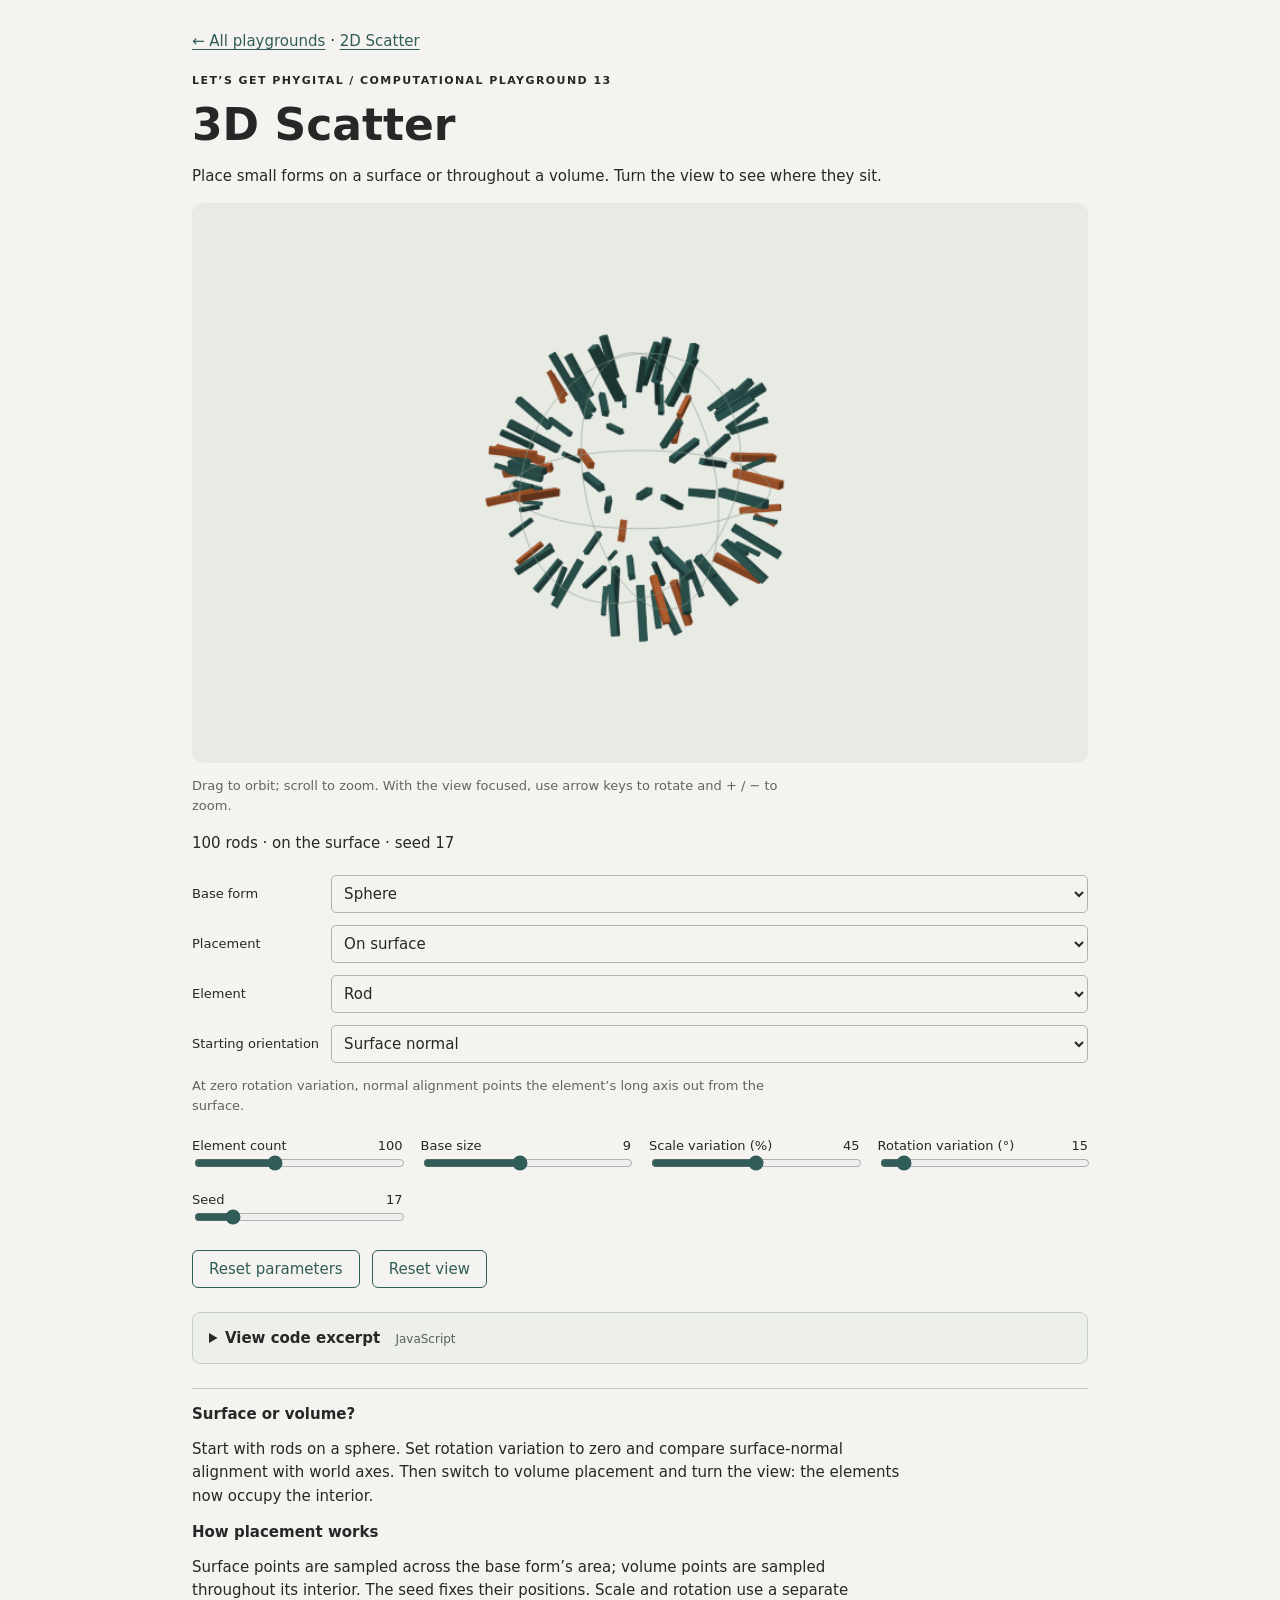
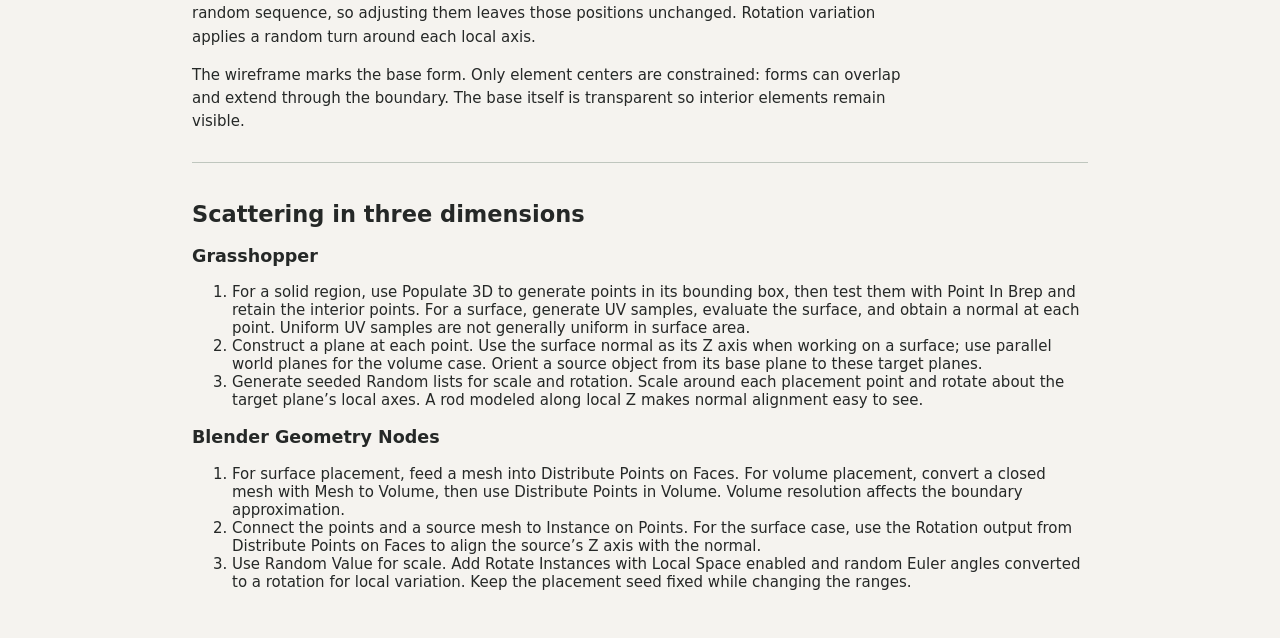
<file: scatter-3d.html>
<!doctype html><html lang="en"><head><meta charset="utf-8"><meta name="viewport" content="width=device-width,initial-scale=1"><title>LGP — 3D Scatter</title><link rel="stylesheet" href="shared/style.css"><style>.choices{display:grid;grid-template-columns:auto 1fr;gap:12px;align-items:center;margin-top:20px}select{font:inherit;color:inherit;padding:8px;border:1px solid #aab6ab;border-radius:5px;background:#f5f3ef;min-width:0}canvas:focus-visible{outline:3px solid #bb6232;outline-offset:3px}.buttons{display:flex;gap:12px;flex-wrap:wrap}</style><link rel="stylesheet" href="shared/code-panels.v1.css"></head><body><main><nav><a href="collection.html">← All playgrounds</a> · <a href="scatter.html">2D Scatter</a></nav><header>LET’S GET PHYGITAL / COMPUTATIONAL PLAYGROUND 13</header><h1>3D Scatter</h1><p>Place small forms on a surface or throughout a volume. Turn the view to see where they sit.</p><canvas width="800" height="500" tabindex="0" role="img" aria-label="Orbitable 3D scatter. Drag to rotate, scroll to zoom. Keyboard: arrow keys rotate; plus and minus zoom." aria-describedby="view-help">3D scattered forms.</canvas><p class="hint" id="view-help">Drag to orbit; scroll to zoom. With the view focused, use arrow keys to rotate and + / − to zoom.</p><p id="status" aria-live="polite"></p><div class="choices"><label for="base">Base form</label><select id="base"><option value="sphere">Sphere</option><option value="box">Box</option><option value="cylinder">Cylinder</option></select><label for="placement">Placement</label><select id="placement"><option value="surface">On surface</option><option value="volume">Inside volume</option></select><label for="element">Element</label><select id="element"><option value="rod">Rod</option><option value="sphere">Sphere</option><option value="box">Cube</option></select><label for="alignment">Starting orientation</label><select id="alignment"><option value="normal">Surface normal</option><option value="world">World axes</option></select></div><p class="hint" id="alignment-note"></p><div class="controls"><label>Element count<output for="count">100</output><input id="count" type="range" min="10" max="250" value="100"></label><label>Base size<output for="size">9</output><input id="size" type="range" min="3" max="16" value="9"></label><label>Scale variation (%)<output for="variation">45</output><input id="variation" type="range" min="0" max="90" value="45"></label><label>Rotation variation (°)<output for="rotation">15</output><input id="rotation" type="range" min="0" max="180" value="15"></label><label>Seed<output for="seed">17</output><input id="seed" type="range" min="1" max="100" value="17"></label></div><div class="buttons"><button id="reset">Reset parameters</button><button id="view-reset">Reset view</button></div><details class="code-panel"><summary>View code excerpt <span>JavaScript</span></summary><div class="code-panel-body"><h2>Sampling a sphere’s surface or interior</h2><p class="code-note">The sphere case is selected and the direction helper is expanded here. Box and cylinder sampling, element meshes, orientation, scale variation, camera controls, and rendering are omitted.</p><button type="button" class="copy-code">Copy excerpt</button><span class="copy-status" role="status" aria-live="polite"></span><pre tabindex="0" aria-label="JavaScript excerpt"><code>// random() returns a seeded value between 0 and 1.
const z = 2 * random() - 1;
const angle = 2 * Math.PI * random();
const ring = Math.sqrt(1 - z * z);
const normal = [ring * Math.cos(angle), ring * Math.sin(angle), z];

const radius = onSurface ? baseRadius : baseRadius * Math.cbrt(random());
const position = normal.map(component =&gt; component * radius);</code></pre></div></details><footer><strong>Surface or volume?</strong><p>Start with rods on a sphere. Set rotation variation to zero and compare surface-normal alignment with world axes. Then switch to volume placement and turn the view: the elements now occupy the interior.</p><strong>How placement works</strong><p>Surface points are sampled across the base form’s area; volume points are sampled throughout its interior. The seed fixes their positions. Scale and rotation use a separate random sequence, so adjusting them leaves those positions unchanged. Rotation variation applies a random turn around each local axis.</p><p>The wireframe marks the base form. Only element centers are constrained: forms can overlap and extend through the boundary. The base itself is transparent so interior elements remain visible.</p></footer><section aria-labelledby="build-title" style="border-top:1px solid #bfc6be;margin-top:28px;padding-top:20px"><h2 id="build-title">Scattering in three dimensions</h2><h3>Grasshopper</h3><ol><li>For a solid region, use Populate 3D to generate points in its bounding box, then test them with Point In Brep and retain the interior points. For a surface, generate UV samples, evaluate the surface, and obtain a normal at each point. Uniform UV samples are not generally uniform in surface area.</li><li>Construct a plane at each point. Use the surface normal as its Z axis when working on a surface; use parallel world planes for the volume case. Orient a source object from its base plane to these target planes.</li><li>Generate seeded Random lists for scale and rotation. Scale around each placement point and rotate about the target plane’s local axes. A rod modeled along local Z makes normal alignment easy to see.</li></ol><h3>Blender Geometry Nodes</h3><ol><li>For surface placement, feed a mesh into Distribute Points on Faces. For volume placement, convert a closed mesh with Mesh to Volume, then use Distribute Points in Volume. Volume resolution affects the boundary approximation.</li><li>Connect the points and a source mesh to Instance on Points. For the surface case, use the Rotation output from Distribute Points on Faces to align the source’s Z axis with the normal.</li><li>Use Random Value for scale. Add Rotate Instances with Local Space enabled and random Euler angles converted to a rotation for local variation. Keep the placement seed fixed while changing the ranges.</li></ol></section><noscript>JavaScript must be enabled to use this playground.</noscript></main><script src="shared/code-panels.v1.js"></script><script src="shared/scatter3d.js"></script></body></html>
</file>
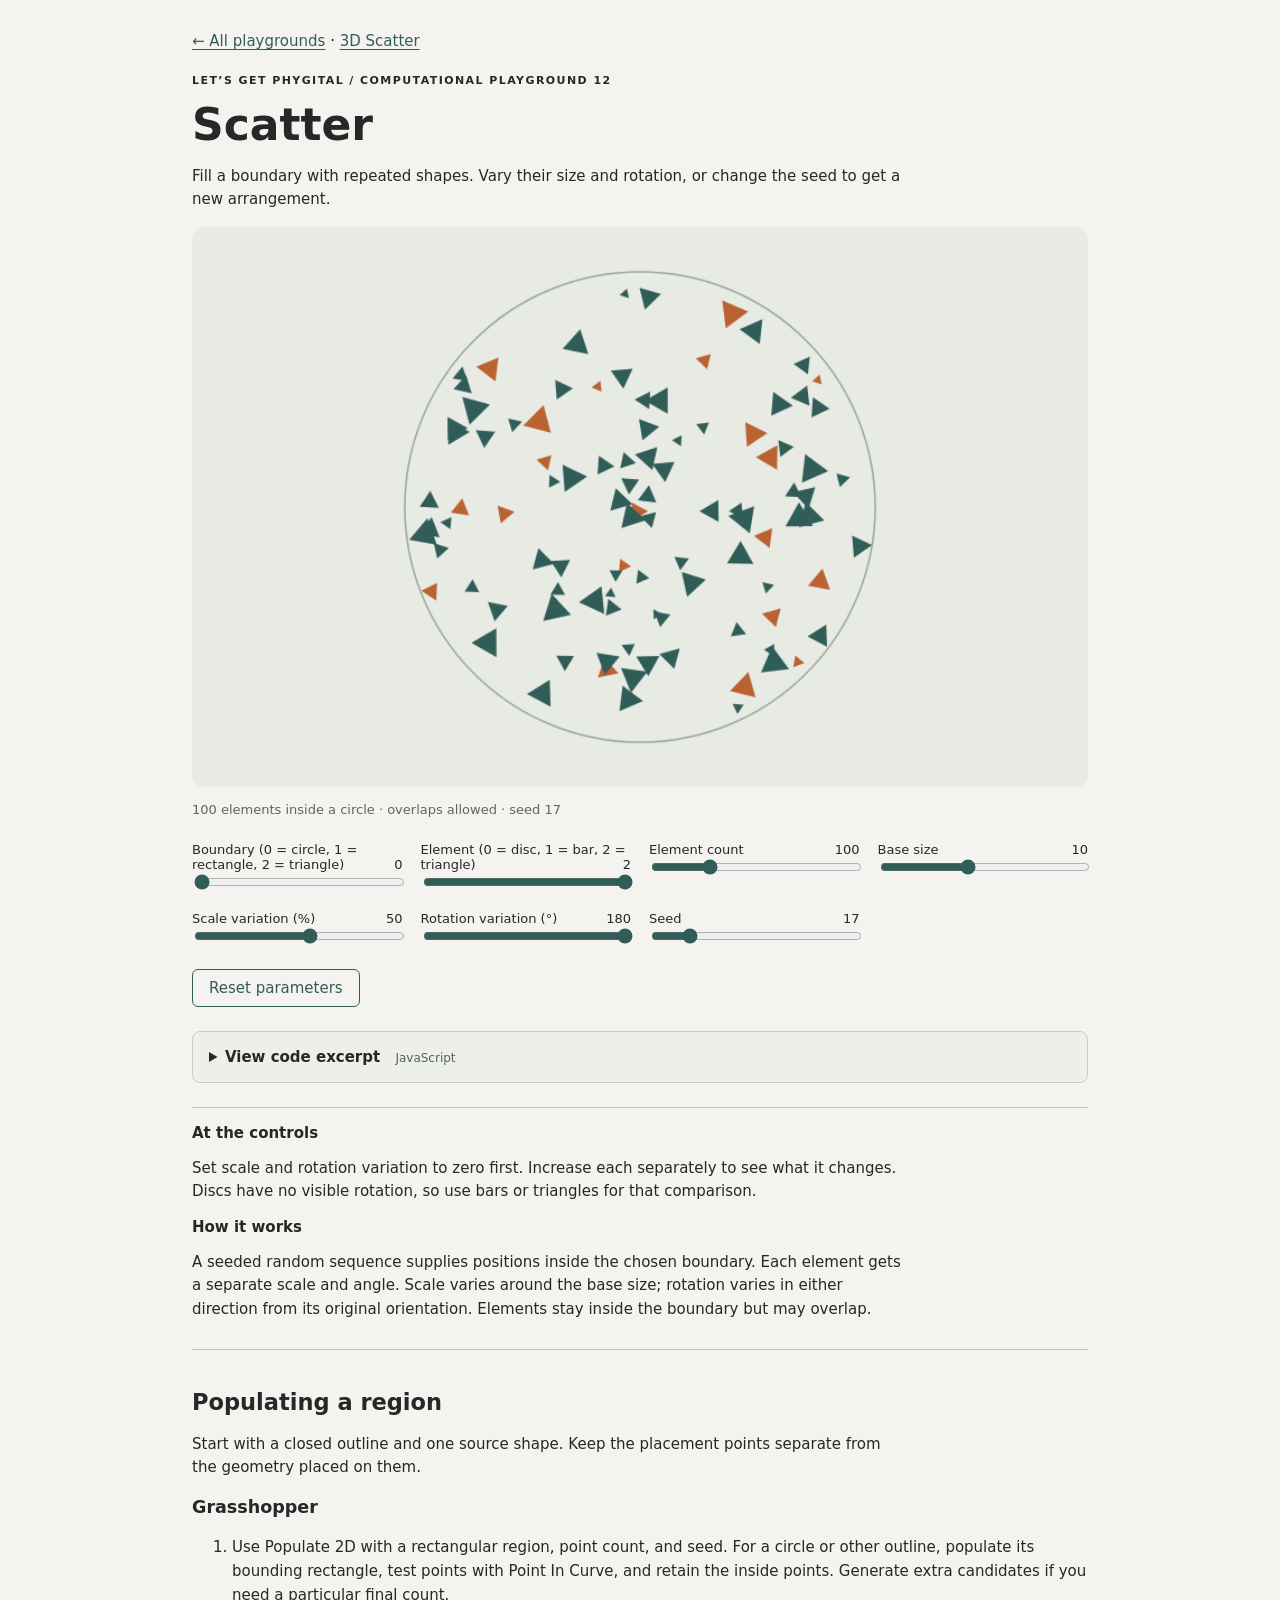
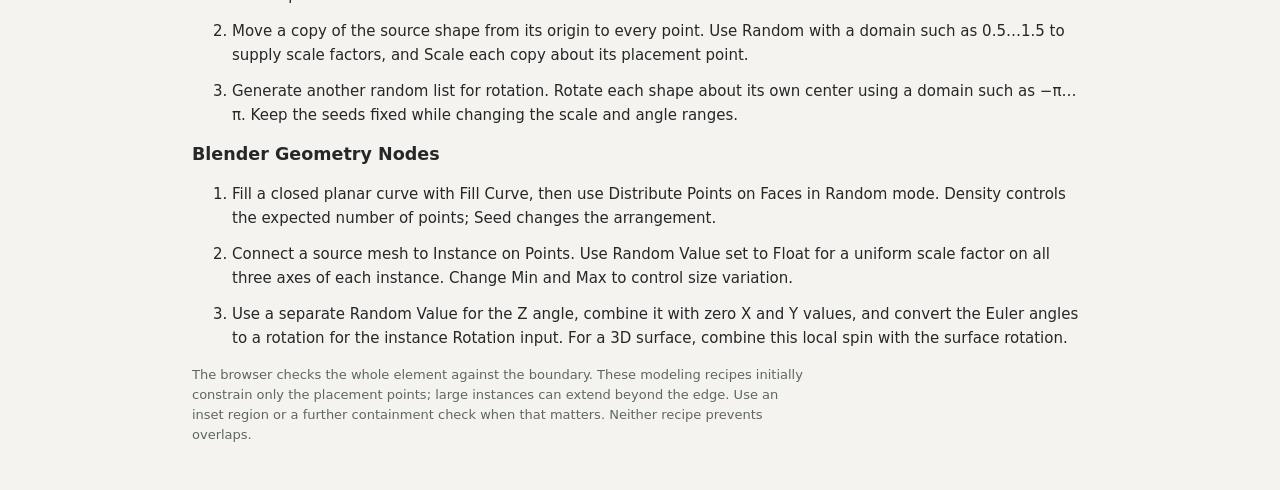
<file: scatter.html>
<!doctype html><html lang="en"><head><meta charset="utf-8"><meta name="viewport" content="width=device-width,initial-scale=1"><title>LGP — Scatter</title><link rel="stylesheet" href="shared/style.css"><link rel="stylesheet" href="shared/code-panels.v1.css"></head><body><main><nav><a href="collection.html">← All playgrounds</a> · <a href="scatter-3d.html">3D Scatter</a></nav><header>LET’S GET PHYGITAL / COMPUTATIONAL PLAYGROUND 12</header><h1>Scatter</h1><p>Fill a boundary with repeated shapes. Vary their size and rotation, or change the seed to get a new arrangement.</p><canvas width="800" height="500" aria-label="Scattered shapes inside a boundary" role="img">Scattered shapes visualization.</canvas><p class="hint" id="status" aria-live="polite"></p><div class="controls" id="controls"></div><button id="reset">Reset parameters</button><details class="code-panel"><summary>View code excerpt <span>JavaScript</span></summary><div class="code-panel-body"><h2>Sampling positions and varying an element</h2><p class="code-note">The circle case is selected. The live code generates size and rotation before trying positions. Seeding, the placement loop, whole-element containment checks, other boundaries, and drawing are omitted.</p><button type="button" class="copy-code">Copy excerpt</button><span class="copy-status" role="status" aria-live="polite"></span><pre tabindex="0" aria-label="JavaScript excerpt"><code>// Uniform point candidates within a circle.
const angle = random() * 2 * Math.PI;
const distance = boundaryRadius * Math.sqrt(random());
const x = centerX + distance * Math.cos(angle);
const y = centerY + distance * Math.sin(angle);

const size = baseSize * (1 + (random() * 2 - 1) * scaleVariation / 100);
const rotation = (random() * 2 - 1) * rotationVariation * Math.PI / 180;</code></pre></div></details><footer><strong>At the controls</strong><p>Set scale and rotation variation to zero first. Increase each separately to see what it changes. Discs have no visible rotation, so use bars or triangles for that comparison.</p><strong>How it works</strong><p>A seeded random sequence supplies positions inside the chosen boundary. Each element gets a separate scale and angle. Scale varies around the base size; rotation varies in either direction from its original orientation. Elements stay inside the boundary but may overlap.</p></footer><section aria-labelledby="build-title" style="border-top:1px solid #bfc6be;margin-top:28px;padding-top:20px"><h2 id="build-title">Populating a region</h2><p>Start with a closed outline and one source shape. Keep the placement points separate from the geometry placed on them.</p><h3>Grasshopper</h3><ol><li style="margin-bottom:12px;line-height:1.6">Use Populate 2D with a rectangular region, point count, and seed. For a circle or other outline, populate its bounding rectangle, test points with Point In Curve, and retain the inside points. Generate extra candidates if you need a particular final count.</li><li style="margin-bottom:12px;line-height:1.6">Move a copy of the source shape from its origin to every point. Use Random with a domain such as 0.5…1.5 to supply scale factors, and Scale each copy about its placement point.</li><li style="margin-bottom:12px;line-height:1.6">Generate another random list for rotation. Rotate each shape about its own center using a domain such as −π…π. Keep the seeds fixed while changing the scale and angle ranges.</li></ol><h3>Blender Geometry Nodes</h3><ol><li style="margin-bottom:12px;line-height:1.6">Fill a closed planar curve with Fill Curve, then use Distribute Points on Faces in Random mode. Density controls the expected number of points; Seed changes the arrangement.</li><li style="margin-bottom:12px;line-height:1.6">Connect a source mesh to Instance on Points. Use Random Value set to Float for a uniform scale factor on all three axes of each instance. Change Min and Max to control size variation.</li><li style="margin-bottom:12px;line-height:1.6">Use a separate Random Value for the Z angle, combine it with zero X and Y values, and convert the Euler angles to a rotation for the instance Rotation input. For a 3D surface, combine this local spin with the surface rotation.</li></ol><p class="hint">The browser checks the whole element against the boundary. These modeling recipes initially constrain only the placement points; large instances can extend beyond the edge. Use an inset region or a further containment check when that matters. Neither recipe prevents overlaps.</p></section><noscript>JavaScript must be enabled to use this playground.</noscript></main><script src="shared/code-panels.v1.js"></script><script id="config" type="application/json">{"kind": "scatter", "controls": [["boundary", "Boundary (0 = circle, 1 = rectangle, 2 = triangle)", 0, 2, 0, 1], ["module", "Element (0 = disc, 1 = bar, 2 = triangle)", 0, 2, 2, 1], ["count", "Element count", 10, 350, 100, 1], ["size", "Base size", 3, 20, 10, 1], ["variation", "Scale variation (%)", 0, 90, 50, 1], ["rotation", "Rotation variation (\u00b0)", 0, 180, 180, 1], ["seed", "Seed", 1, 100, 17, 1]]}</script><script src="shared/playgrounds.js"></script></body></html>
</file>
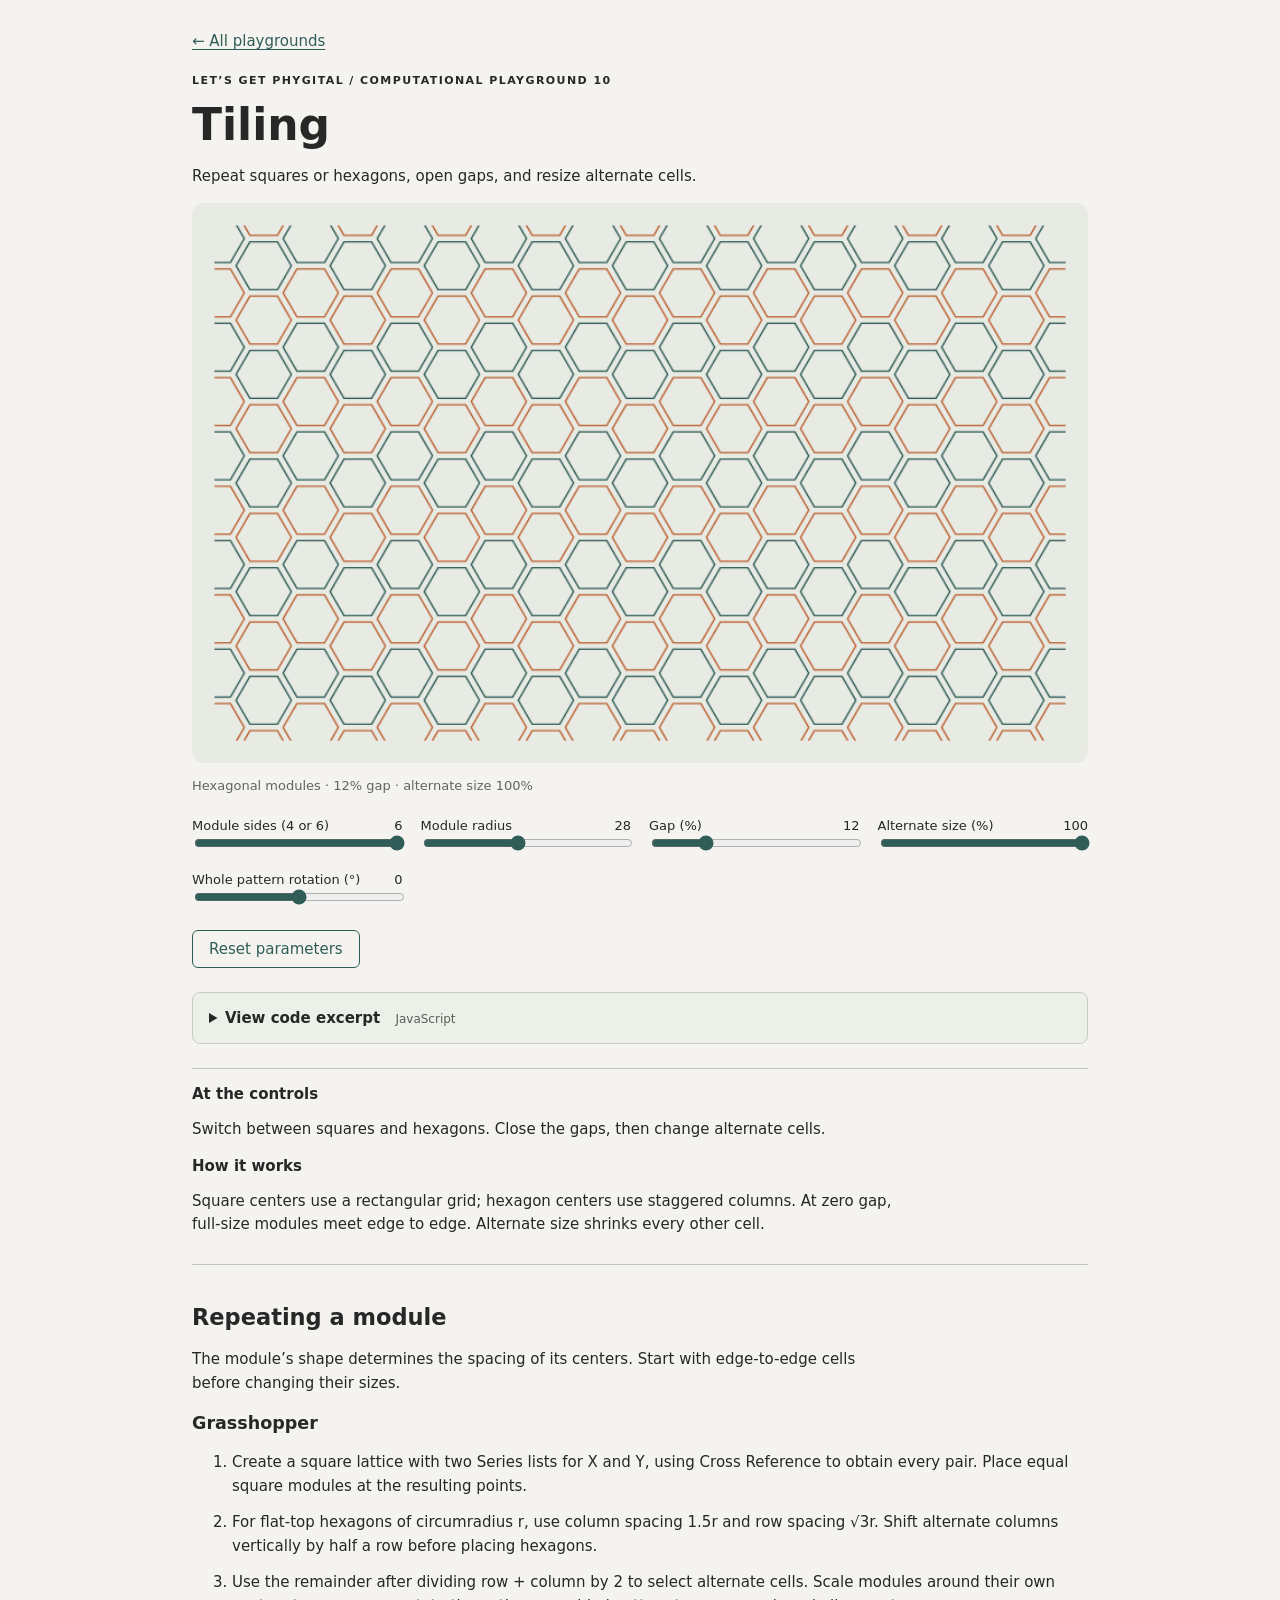
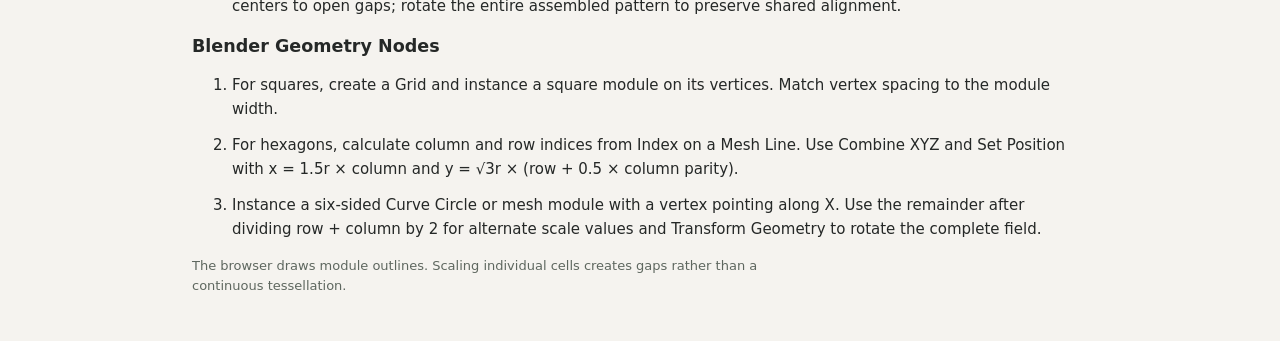
<file: tiling.html>
<!doctype html><html lang="en"><head><meta charset="utf-8"><meta name="viewport" content="width=device-width,initial-scale=1"><title>LGP — Tiling</title><link rel="stylesheet" href="shared/style.css"><link rel="stylesheet" href="shared/code-panels.v1.css"></head><body><main><nav><a href="collection.html">← All playgrounds</a></nav><header>LET’S GET PHYGITAL / COMPUTATIONAL PLAYGROUND 10</header><h1>Tiling</h1><p>Repeat squares or hexagons, open gaps, and resize alternate cells.</p><canvas width="800" height="500" aria-label="Tiling visualization" role="img">Adjust the controls to explore tiling.</canvas><p class="hint" id="status" aria-live="polite"></p><div class="controls" id="controls"></div><button id="reset">Reset parameters</button><details class="code-panel"><summary>View code excerpt <span>JavaScript</span></summary><div class="code-panel-body"><h2>Spacing and scaling hexagonal modules</h2><p class="code-note">This is the hexagonal case. Lattice loops, module vertices, square spacing, whole-pattern rotation, and drawing are omitted.</p><button type="button" class="copy-code">Copy excerpt</button><span class="copy-status" role="status" aria-live="polite"></span><pre tabindex="0" aria-label="JavaScript excerpt"><code>const x = column * 1.5 * radius;
const y = (row + (Math.abs(column) % 2 ? 0.5 : 0))
  * Math.sqrt(3) * radius;
const alternate = (column + row) % 2 !== 0;
const moduleRadius = radius * (1 - gap / 100)
  * (alternate ? alternateSize / 100 : 1);</code></pre></div></details><footer><strong>At the controls</strong><p>Switch between squares and hexagons. Close the gaps, then change alternate cells.</p><strong>How it works</strong><p>Square centers use a rectangular grid; hexagon centers use staggered columns. At zero gap, full-size modules meet edge to edge. Alternate size shrinks every other cell.</p></footer><section aria-labelledby="build-title" style="border-top:1px solid #bfc6be;margin-top:28px;padding-top:20px"><h2 id="build-title">Repeating a module</h2><p>The module’s shape determines the spacing of its centers. Start with edge-to-edge cells before changing their sizes.</p><h3>Grasshopper</h3><ol><li style="margin-bottom:12px;line-height:1.6">Create a square lattice with two Series lists for X and Y, using Cross Reference to obtain every pair. Place equal square modules at the resulting points.</li><li style="margin-bottom:12px;line-height:1.6">For flat-top hexagons of circumradius r, use column spacing 1.5r and row spacing √3r. Shift alternate columns vertically by half a row before placing hexagons.</li><li style="margin-bottom:12px;line-height:1.6">Use the remainder after dividing row + column by 2 to select alternate cells. Scale modules around their own centers to open gaps; rotate the entire assembled pattern to preserve shared alignment.</li></ol><h3>Blender Geometry Nodes</h3><ol><li style="margin-bottom:12px;line-height:1.6">For squares, create a Grid and instance a square module on its vertices. Match vertex spacing to the module width.</li><li style="margin-bottom:12px;line-height:1.6">For hexagons, calculate column and row indices from Index on a Mesh Line. Use Combine XYZ and Set Position with x = 1.5r × column and y = √3r × (row + 0.5 × column parity).</li><li style="margin-bottom:12px;line-height:1.6">Instance a six-sided Curve Circle or mesh module with a vertex pointing along X. Use the remainder after dividing row + column by 2 for alternate scale values and Transform Geometry to rotate the complete field.</li></ol><p class="hint">The browser draws module outlines. Scaling individual cells creates gaps rather than a continuous tessellation. </p></section><noscript>JavaScript must be enabled to use this playground.</noscript></main><script src="shared/code-panels.v1.js"></script><script id="config" type="application/json">{"kind": "tiling", "controls": [["sides", "Module sides (4 or 6)", 4, 6, 6, 2], ["size", "Module radius", 14, 45, 28, 1], ["gap", "Gap (%)", 0, 50, 12, 1], ["alternate", "Alternate size (%)", 40, 100, 100, 1], ["rotation", "Whole pattern rotation (\u00b0)", -45, 45, 0, 1]]}</script><script src="shared/playgrounds.js"></script></body></html>
</file>
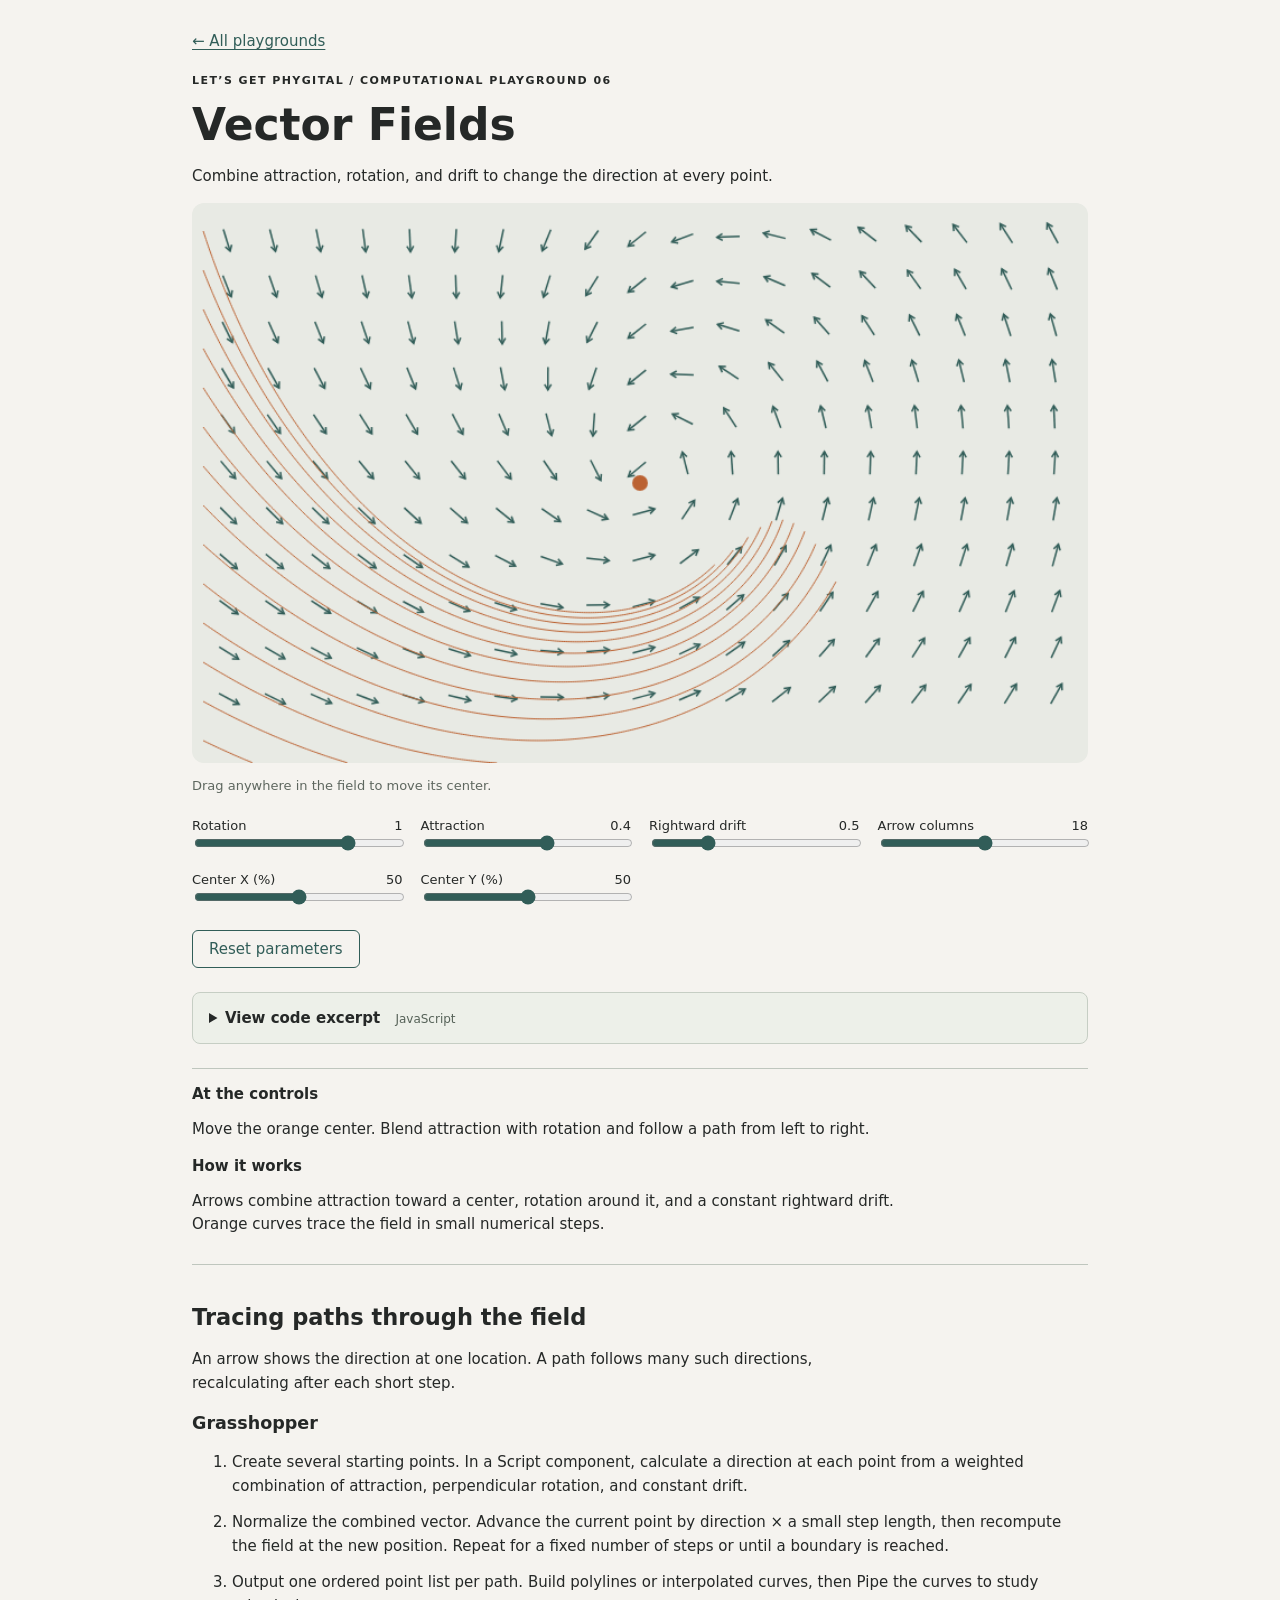
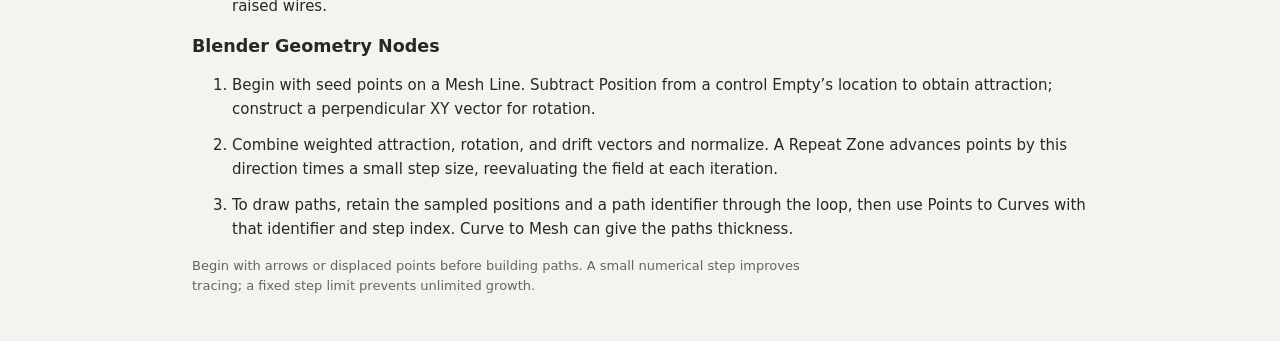
<file: vectors.html>
<!doctype html><html lang="en"><head><meta charset="utf-8"><meta name="viewport" content="width=device-width,initial-scale=1"><title>LGP — Vector Fields</title><link rel="stylesheet" href="shared/style.css"><link rel="stylesheet" href="shared/code-panels.v1.css"></head><body><main><nav><a href="collection.html">← All playgrounds</a></nav><header>LET’S GET PHYGITAL / COMPUTATIONAL PLAYGROUND 06</header><h1>Vector Fields</h1><p>Combine attraction, rotation, and drift to change the direction at every point.</p><canvas width="800" height="500" aria-label="Vector Fields visualization" role="img">Adjust the controls to explore vector fields.</canvas><p class="hint" id="status" aria-live="polite"></p><div class="controls" id="controls"></div><button id="reset">Reset parameters</button><details class="code-panel"><summary>View code excerpt <span>JavaScript</span></summary><div class="code-panel-body"><h2>Combining directions and advancing one step</h2><p class="code-note">The field function and path loop are combined here. Seed points, tracing limits, and drawing are omitted.</p><button type="button" class="copy-code">Copy excerpt</button><span class="copy-status" role="status" aria-live="polite"></span><pre tabindex="0" aria-label="JavaScript excerpt"><code>const dx = centerX - x;
const dy = centerY - y;
const distance = Math.max(15, Math.hypot(dx, dy));
const vx = pull * dx / distance - swirl * dy / distance + drift;
const vy = pull * dy / distance + swirl * dx / distance;
const length = Math.hypot(vx, vy);
const direction = length &lt; 1e-8 ? [0, 0] : [vx / length, vy / length];

x += direction[0] * 2;
y += direction[1] * 2;</code></pre></div></details><footer><strong>At the controls</strong><p>Move the orange center. Blend attraction with rotation and follow a path from left to right.</p><strong>How it works</strong><p>Arrows combine attraction toward a center, rotation around it, and a constant rightward drift. Orange curves trace the field in small numerical steps.</p></footer><section aria-labelledby="build-title" style="border-top:1px solid #bfc6be;margin-top:28px;padding-top:20px"><h2 id="build-title">Tracing paths through the field</h2><p>An arrow shows the direction at one location. A path follows many such directions, recalculating after each short step.</p><h3>Grasshopper</h3><ol><li style="margin-bottom:12px;line-height:1.6">Create several starting points. In a Script component, calculate a direction at each point from a weighted combination of attraction, perpendicular rotation, and constant drift.</li><li style="margin-bottom:12px;line-height:1.6">Normalize the combined vector. Advance the current point by direction × a small step length, then recompute the field at the new position. Repeat for a fixed number of steps or until a boundary is reached.</li><li style="margin-bottom:12px;line-height:1.6">Output one ordered point list per path. Build polylines or interpolated curves, then Pipe the curves to study raised wires.</li></ol><h3>Blender Geometry Nodes</h3><ol><li style="margin-bottom:12px;line-height:1.6">Begin with seed points on a Mesh Line. Subtract Position from a control Empty’s location to obtain attraction; construct a perpendicular XY vector for rotation.</li><li style="margin-bottom:12px;line-height:1.6">Combine weighted attraction, rotation, and drift vectors and normalize. A Repeat Zone advances points by this direction times a small step size, reevaluating the field at each iteration.</li><li style="margin-bottom:12px;line-height:1.6">To draw paths, retain the sampled positions and a path identifier through the loop, then use Points to Curves with that identifier and step index. Curve to Mesh can give the paths thickness.</li></ol><p class="hint">Begin with arrows or displaced points before building paths. A small numerical step improves tracing; a fixed step limit prevents unlimited growth.</p></section><noscript>JavaScript must be enabled to use this playground.</noscript></main><script src="shared/code-panels.v1.js"></script><script id="config" type="application/json">{"kind": "vectors", "controls": [["swirl", "Rotation", -2, 2, 1, 0.1], ["pull", "Attraction", -2, 2, 0.4, 0.1], ["drift", "Rightward drift", 0, 2, 0.5, 0.1], ["density", "Arrow columns", 10, 26, 18, 1], ["x", "Center X (%)", 0, 100, 50, 1], ["y", "Center Y (%)", 0, 100, 50, 1]]}</script><script src="shared/playgrounds.js"></script></body></html>
</file>
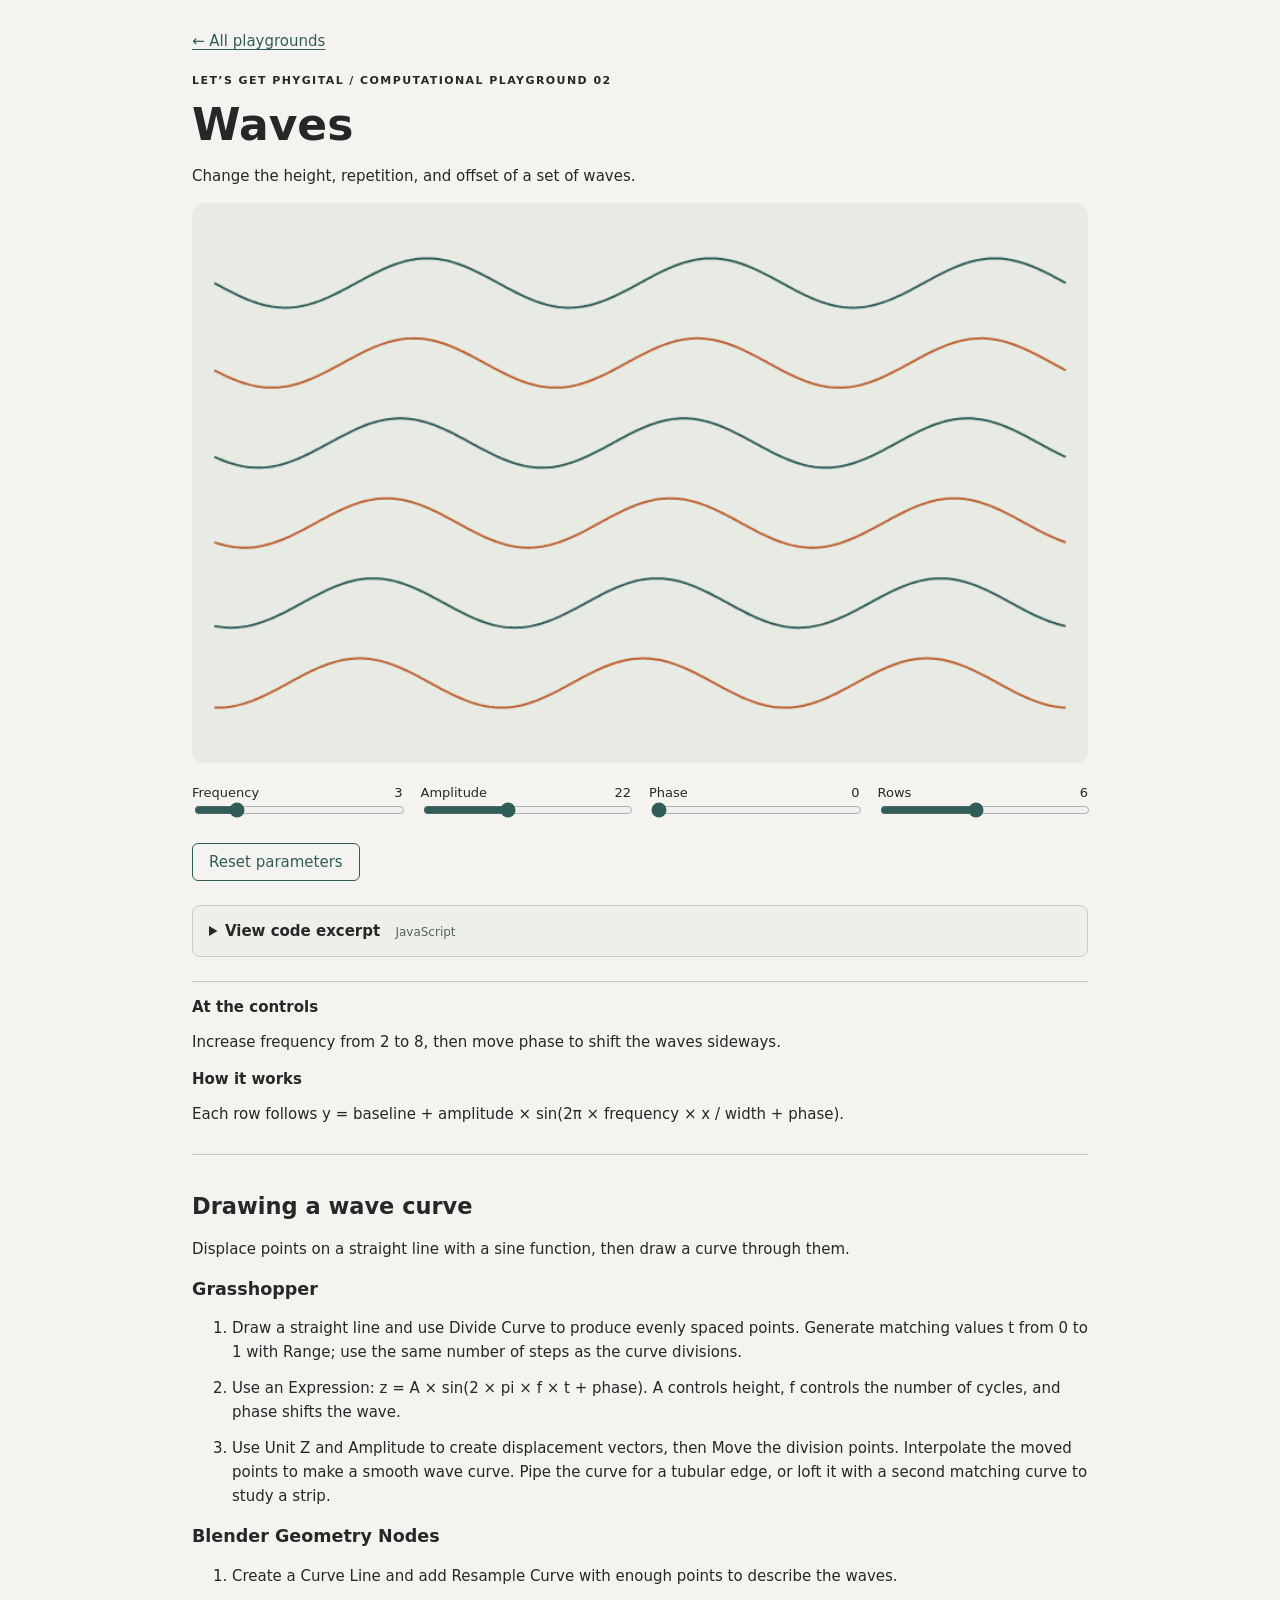
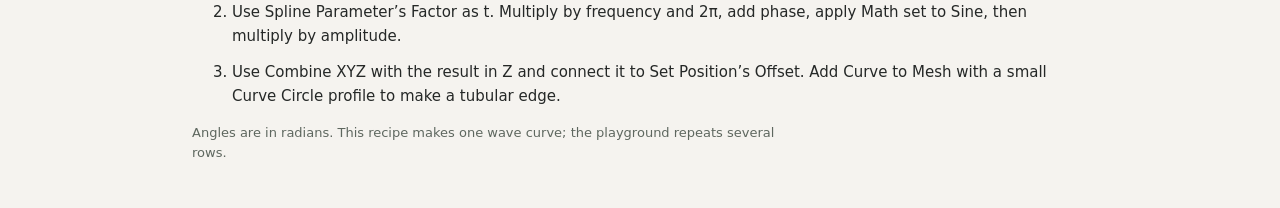
<file: waves.html>
<!doctype html><html lang="en"><head><meta charset="utf-8"><meta name="viewport" content="width=device-width,initial-scale=1"><title>LGP — Waves</title><link rel="stylesheet" href="shared/style.css"><link rel="stylesheet" href="shared/code-panels.v1.css"></head><body><main><nav><a href="collection.html">← All playgrounds</a></nav><header>LET’S GET PHYGITAL / COMPUTATIONAL PLAYGROUND 02</header><h1>Waves</h1><p>Change the height, repetition, and offset of a set of waves.</p><canvas width="800" height="500" aria-label="Waves visualization" role="img">Adjust the controls to explore waves.</canvas><p class="hint" id="status" aria-live="polite"></p><div class="controls" id="controls"></div><button id="reset">Reset parameters</button><details class="code-panel"><summary>View code excerpt <span>JavaScript</span></summary><div class="code-panel-body"><h2>Displacing one row with a sine wave</h2><p class="code-note">The loops that sample each row and draw the curves are omitted.</p><button type="button" class="copy-code">Copy excerpt</button><span class="copy-status" role="status" aria-live="polite"></span><pre tabindex="0" aria-label="JavaScript excerpt"><code>// t runs from 0 to 1 across the row.
const t = (x - 20) / 760;
const phaseOffset = phase + row * 0.3;
const y = baseline + amplitude * Math.sin(
  2 * Math.PI * frequency * t + phaseOffset
);
points.push([x, y]);</code></pre></div></details><footer><strong>At the controls</strong><p>Increase frequency from 2 to 8, then move phase to shift the waves sideways.</p><strong>How it works</strong><p>Each row follows y = baseline + amplitude × sin(2π × frequency × x / width + phase).</p></footer><section aria-labelledby="build-title" style="border-top:1px solid #bfc6be;margin-top:28px;padding-top:20px"><h2 id="build-title">Drawing a wave curve</h2><p>Displace points on a straight line with a sine function, then draw a curve through them.</p><h3>Grasshopper</h3><ol><li style="margin-bottom:12px;line-height:1.6">Draw a straight line and use Divide Curve to produce evenly spaced points. Generate matching values t from 0 to 1 with Range; use the same number of steps as the curve divisions.</li><li style="margin-bottom:12px;line-height:1.6">Use an Expression: z = A × sin(2 × pi × f × t + phase). A controls height, f controls the number of cycles, and phase shifts the wave.</li><li style="margin-bottom:12px;line-height:1.6">Use Unit Z and Amplitude to create displacement vectors, then Move the division points. Interpolate the moved points to make a smooth wave curve. Pipe the curve for a tubular edge, or loft it with a second matching curve to study a strip.</li></ol><h3>Blender Geometry Nodes</h3><ol><li style="margin-bottom:12px;line-height:1.6">Create a Curve Line and add Resample Curve with enough points to describe the waves.</li><li style="margin-bottom:12px;line-height:1.6">Use Spline Parameter’s Factor as t. Multiply by frequency and 2π, add phase, apply Math set to Sine, then multiply by amplitude.</li><li style="margin-bottom:12px;line-height:1.6">Use Combine XYZ with the result in Z and connect it to Set Position’s Offset. Add Curve to Mesh with a small Curve Circle profile to make a tubular edge.</li></ol><p class="hint">Angles are in radians. This recipe makes one wave curve; the playground repeats several rows.</p></section><noscript>JavaScript must be enabled to use this playground.</noscript></main><script src="shared/code-panels.v1.js"></script><script id="config" type="application/json">{"kind": "waves", "controls": [["frequency", "Frequency", 1, 12, 3, 0.1], ["amplitude", "Amplitude", 0, 55, 22, 1], ["phase", "Phase", 0, 6.28, 0, 0.01], ["rows", "Rows", 1, 12, 6, 1]]}</script><script src="shared/playgrounds.js"></script></body></html>
</file>
<file: shared/code-panels.v1.css>
.code-panel{margin:24px 0;border:1px solid #c6cec4;border-radius:8px;background:#edf0e9;overflow:hidden}.code-panel summary{padding:16px;cursor:pointer;font-weight:600}.code-panel summary span{font-size:12px;font-weight:400;color:#556157;margin-left:10px;display:inline-block}.code-panel-body{padding:0 18px 18px}.code-panel h2{font-size:18px;line-height:1.4;margin:8px 0 12px}.code-note{font-size:13px;line-height:1.6;color:#4c584f}.code-panel pre{padding:18px;background:#202c29;color:#e5eee6;border-radius:6px;overflow-x:auto;font:13px/1.7 ui-monospace,SFMono-Regular,Consolas,monospace;tab-size:2;max-width:100%}.code-panel pre code{white-space:pre;font:inherit;color:inherit}.copy-status{font-size:12px;margin-left:12px}.code-panel :focus-visible{outline:3px solid #bb6232;outline-offset:3px}@media(max-width:480px){.code-panel summary span{display:block;margin:6px 0 0 16px}}
</file>
<file: shared/style.css>
*{box-sizing:border-box}body{margin:0;background:#f5f3ef;color:#252827;font:15px system-ui,sans-serif}main{max-width:960px;margin:auto;padding:clamp(16px,3vw,32px)}header,.eyebrow{font-size:11px;letter-spacing:.13em;font-weight:700}h1{font-size:clamp(28px,5vw,44px);margin:12px 0}p{line-height:1.55;max-width:75ch}a{color:#315d58;text-underline-offset:3px}nav{margin-bottom:24px}canvas{display:block;width:100%;aspect-ratio:8/5;background:#e8eae4;border-radius:12px;touch-action:none}.controls{display:grid;grid-template-columns:repeat(auto-fit,minmax(175px,1fr));gap:18px;margin:22px 0}label{display:block;font-size:13px}output{float:right;font-variant-numeric:tabular-nums}input{width:100%;accent-color:#315d58}button{font:inherit;border:1px solid #315d58;background:transparent;padding:9px 16px;border-radius:6px;cursor:pointer;color:#315d58}button:focus-visible,a:focus-visible,input:focus-visible{outline:3px solid #bb6232;outline-offset:4px}footer{border-top:1px solid #bfc6be;margin-top:24px;padding-top:16px}.cards{display:grid;grid-template-columns:repeat(auto-fit,minmax(230px,1fr));gap:16px;margin:30px 0}.card{display:block;padding:24px;background:#e8eae4;border-radius:10px;text-decoration:none}.card h2{font-size:23px;margin:12px 0}.card p{color:#454f49;font-size:14px}.card:hover{background:#dde3d9}.hint{color:#5e675f;font-size:13px}
</file>
